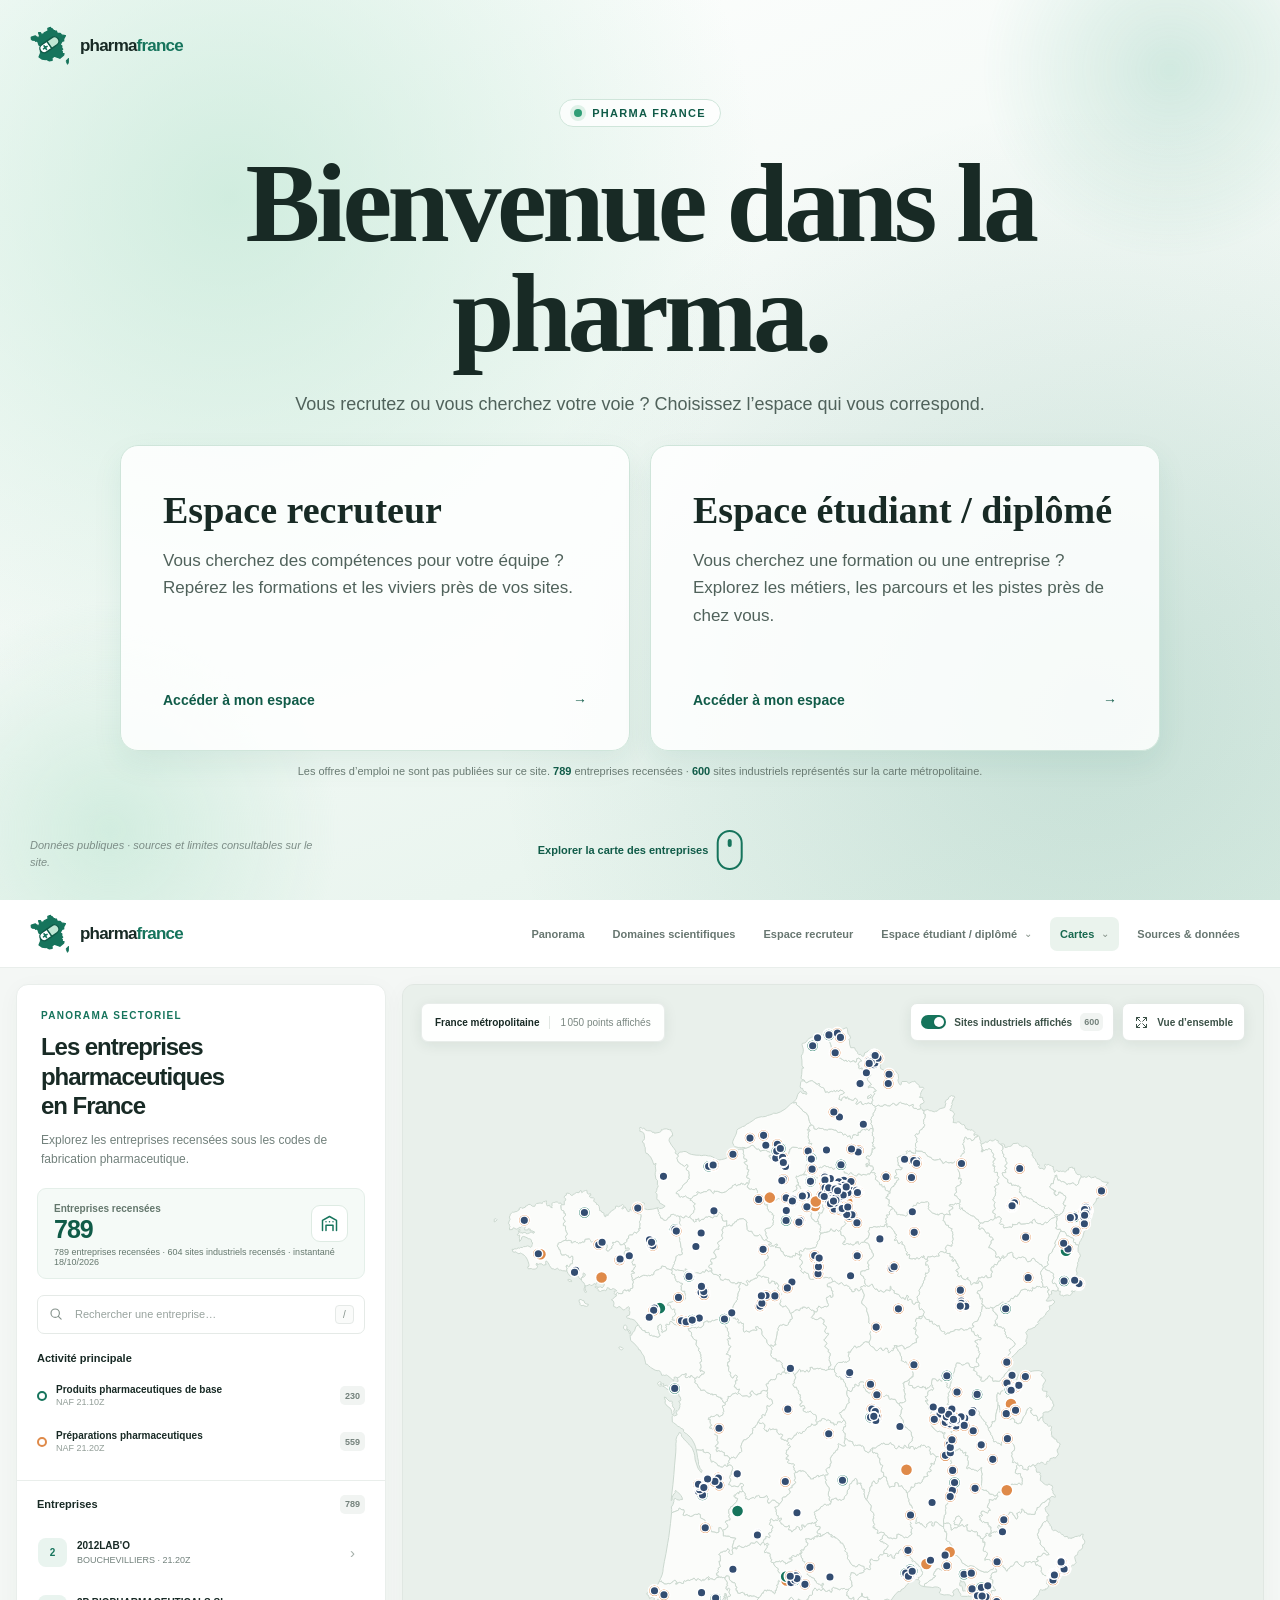
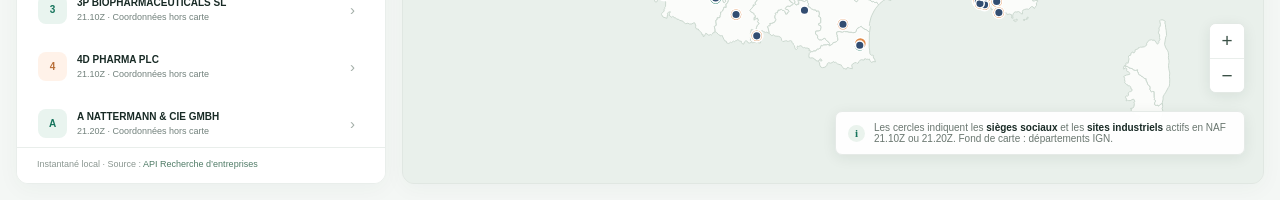
<file: index.html>
<!doctype html>
<html lang="fr">
  <head>
    <meta charset="utf-8">
    <meta name="viewport" content="width=device-width, initial-scale=1">
    <meta
      name="description"
      content="Explorez l’écosystème pharmaceutique français selon votre projet : repérez les formations, les entreprises et les sites industriels."
    >
    <meta name="theme-color" content="#f4f7f5">
    <title>Pharma France — Explorer l’écosystème</title>
    <link rel="stylesheet" href="styles.css">
    <link rel="stylesheet" href="landing.css">
    <link rel="stylesheet" href="navigation.css">
  </head>
  <body>
    <section id="accueil" class="landing" aria-labelledby="landing-title">
      <div class="landing-decor" aria-hidden="true">
        <span class="landing-blob landing-blob-a"></span>
        <span class="landing-blob landing-blob-b"></span>
      </div>

      <div class="landing-brand">
        <span class="brand-mark" aria-hidden="true">
          <svg viewBox="0 0 64 64" fill="none"><path d="M47.5 30.9 51.2 24.3 53.7 23.8 53.7 20.5 56.5 15.4 50.2 14.2 48.2 12.1 44.9 12.1 42.3 10.4 42.4 8.2 39.6 9.4 39.6 7.4 37.6 7.3 35.2 4.3 33.8 4.7 32.7 2.5 28.7 3.8 29.1 8.0 22.8 10.9 22.3 12.1 23.5 12.5 22.0 13.2 17.4 13.0 16.7 10.9 13.9 10.8 16.0 17.4 10.8 18.2 8.6 16.0 2.3 17.9 2.1 19.2 4.4 19.4 3.0 19.2 4.1 20.6 2.3 20.9 3.8 22.5 9.0 23.0 9.0 24.4 10.5 23.4 13.0 25.7 14.5 30.4 17.3 31.5 16.9 35.2 19.6 39.2 17.3 36.4 16.8 41.7 17.8 41.6 14.6 49.5 19.7 53.0 24.8 53.5 25.0 52.4 30.5 55.5 35.3 55.0 35.0 51.2 38.8 48.2 47.8 51.4 53.5 46.8 54.2 44.5 51.3 44.1 51.6 41.2 49.7 38.8 52.1 37.0 50.5 35.1 50.7 31.7 49.3 30.9 46.9 32.6Z" fill="currentColor" stroke="currentColor" stroke-width="2.4" stroke-linejoin="round"/><path d="M61.4 58.8 61.4 51.6 60.9 53.6 58.3 54.6 58.2 56.9 60.0 61.3Z" fill="currentColor" stroke="currentColor" stroke-width="1.6" stroke-linejoin="round"/><g transform="rotate(-35 31 30)" stroke="#105b48" stroke-width="2.2" stroke-linejoin="round"><path d="M21 23H31V37H21A7 7 0 0 1 21 23Z" fill="#fff"/><path d="M31 23H41A7 7 0 0 1 41 37H31Z" fill="#bfe6d3"/><path d="M23 26.5v7M19.5 30h7" stroke="#16745c" stroke-width="2.6" stroke-linecap="round"/></g></svg>
        </span>
        <span class="brand-name">pharma<span>france</span></span>
      </div>

      <div class="landing-content">
        <p class="landing-eyebrow">Pharma France</p>
        <h1 id="landing-title" class="landing-title">
          Bienvenue dans la pharma.
        </h1>
        <p class="landing-lead">
          Vous recrutez ou vous cherchez votre voie&nbsp;? Choisissez l’espace qui vous correspond.
        </p>
        <nav class="landing-pathways" aria-label="Choisir votre espace">
          <a class="landing-pathway" href="recruteur.html">
            <strong>Espace recruteur</strong>
            <span>Vous cherchez des compétences pour votre équipe&nbsp;? Repérez les formations et les viviers près de vos sites.</span>
            <span class="landing-pathway-action">Accéder à mon espace <span aria-hidden="true">→</span></span>
          </a>
          <a class="landing-pathway" href="etudiant.html">
            <strong>Espace étudiant / diplômé</strong>
            <span>Vous cherchez une formation ou une entreprise&nbsp;? Explorez les métiers, les parcours et les pistes près de chez vous.</span>
            <span class="landing-pathway-action">Accéder à mon espace <span aria-hidden="true">→</span></span>
          </a>
        </nav>
        <p class="landing-data-note">
          Les offres d’emploi ne sont pas publiées sur ce site.
          <strong id="landing-company-count">—</strong> entreprises recensées ·
          <strong id="landing-site-count">—</strong> sites industriels représentés sur la carte métropolitaine.
        </p>
      </div>

      <p class="landing-footnote">Données publiques · sources et limites consultables sur le site.</p>

      <a class="landing-scroll" href="#carte">
        <span>Explorer la carte des entreprises</span>
        <span class="landing-scroll-mouse" aria-hidden="true"><span></span></span>
      </a>
    </section>

    <div id="carte" class="app-screen">
    <header class="topbar">
      <a class="brand" href="#accueil" aria-label="Pharma France, accueil">
        <span class="brand-mark" aria-hidden="true">
          <svg viewBox="0 0 64 64" fill="none"><path d="M47.5 30.9 51.2 24.3 53.7 23.8 53.7 20.5 56.5 15.4 50.2 14.2 48.2 12.1 44.9 12.1 42.3 10.4 42.4 8.2 39.6 9.4 39.6 7.4 37.6 7.3 35.2 4.3 33.8 4.7 32.7 2.5 28.7 3.8 29.1 8.0 22.8 10.9 22.3 12.1 23.5 12.5 22.0 13.2 17.4 13.0 16.7 10.9 13.9 10.8 16.0 17.4 10.8 18.2 8.6 16.0 2.3 17.9 2.1 19.2 4.4 19.4 3.0 19.2 4.1 20.6 2.3 20.9 3.8 22.5 9.0 23.0 9.0 24.4 10.5 23.4 13.0 25.7 14.5 30.4 17.3 31.5 16.9 35.2 19.6 39.2 17.3 36.4 16.8 41.7 17.8 41.6 14.6 49.5 19.7 53.0 24.8 53.5 25.0 52.4 30.5 55.5 35.3 55.0 35.0 51.2 38.8 48.2 47.8 51.4 53.5 46.8 54.2 44.5 51.3 44.1 51.6 41.2 49.7 38.8 52.1 37.0 50.5 35.1 50.7 31.7 49.3 30.9 46.9 32.6Z" fill="currentColor" stroke="currentColor" stroke-width="2.4" stroke-linejoin="round"/><path d="M61.4 58.8 61.4 51.6 60.9 53.6 58.3 54.6 58.2 56.9 60.0 61.3Z" fill="currentColor" stroke="currentColor" stroke-width="1.6" stroke-linejoin="round"/><g transform="rotate(-35 31 30)" stroke="#105b48" stroke-width="2.2" stroke-linejoin="round"><path d="M21 23H31V37H21A7 7 0 0 1 21 23Z" fill="#fff"/><path d="M31 23H41A7 7 0 0 1 41 37H31Z" fill="#bfe6d3"/><path d="M23 26.5v7M19.5 30h7" stroke="#16745c" stroke-width="2.6" stroke-linecap="round"/></g></svg>
        </span>
        <span class="brand-name">pharma<span>france</span></span>
      </a>
      <nav class="site-navigation" aria-label="Navigation principale">
        <a href="panorama.html">Panorama</a>
        <a href="domaines-sciences-vivant.html">Domaines scientifiques</a>
        <a href="recruteur.html">Espace recruteur</a>
        <details class="nav-menu">
          <summary>Espace étudiant / diplômé <span class="nav-menu-chevron" aria-hidden="true">⌄</span></summary>
          <div class="nav-menu-panel">
            <a href="etudiant.html#entreprises">Trouver une entreprise</a>
            <a href="etudiant.html#formations">Trouver une formation</a>
          </div>
        </details>
        <details class="nav-menu nav-menu-current">
          <summary>Cartes <span class="nav-menu-chevron" aria-hidden="true">⌄</span></summary>
          <div class="nav-menu-panel">
            <a href="carte-formations.html">Carte complète</a>
            <a href="index.html" aria-current="page">Entreprises</a>
            <a href="formations.html">Formations</a>
            <a href="repartition.html">Répartition</a>
            <a href="carte-repartition.html">Carte comparative</a>
          </div>
        </details>
        <a href="dataset.html">Sources &amp; données</a>
      </nav>
    </header>

    <main class="workspace">
      <aside class="sidebar" aria-label="Explorateur des entreprises">
        <div class="sidebar-heading">
          <p class="eyebrow">Panorama sectoriel</p>
          <h1>Les entreprises<br>pharmaceutiques<br>en France</h1>
          <p class="intro">Explorez les entreprises recensées sous les codes de fabrication pharmaceutique.</p>
        </div>

        <section class="stats-card" aria-live="polite">
          <div>
            <p class="stat-label">Entreprises recensées</p>
            <strong id="total-count" class="stat-number">—</strong>
          </div>
          <span class="stat-icon" aria-hidden="true">
            <svg viewBox="0 0 24 24" fill="none">
              <path d="M4 20V8.5L12 4l8 4.5V20M8 20v-6h8v6M8 10h.01M12 10h.01M16 10h.01" stroke="currentColor" stroke-width="1.7" stroke-linecap="round" stroke-linejoin="round"/>
            </svg>
          </span>
          <p id="loaded-count" class="stats-caption">Instantané local · octobre 2026</p>
        </section>

        <label class="search-box" for="company-search">
          <svg viewBox="0 0 24 24" fill="none" aria-hidden="true">
            <circle cx="10.8" cy="10.8" r="6.3" stroke="currentColor" stroke-width="1.7"/>
            <path d="m15.5 15.5 4.2 4.2" stroke="currentColor" stroke-width="1.7" stroke-linecap="round"/>
          </svg>
          <input id="company-search" type="search" placeholder="Rechercher une entreprise…" autocomplete="off">
          <kbd>/</kbd>
        </label>

        <section class="filter-section" aria-labelledby="filter-title">
          <h2 id="filter-title">Activité principale</h2>
          <label class="filter-option">
            <input type="checkbox" value="21.10Z" checked>
            <span class="filter-swatch swatch-api" aria-hidden="true"></span>
            <span class="filter-copy">
              <strong>Produits pharmaceutiques de base</strong>
              <small>NAF 21.10Z</small>
            </span>
            <span id="count-2110" class="filter-count">230</span>
          </label>
          <label class="filter-option">
            <input type="checkbox" value="21.20Z" checked>
            <span class="filter-swatch swatch-medicines" aria-hidden="true"></span>
            <span class="filter-copy">
              <strong>Préparations pharmaceutiques</strong>
              <small>NAF 21.20Z</small>
            </span>
            <span id="count-2120" class="filter-count">559</span>
          </label>
        </section>

        <section class="company-section" aria-labelledby="company-title">
          <div class="section-title-row">
            <h2 id="company-title">Entreprises</h2>
            <span id="visible-count" class="result-count">—</span>
          </div>
          <div id="company-list" class="company-list" aria-live="polite">
            <div class="list-state">Données disponibles hors ligne.</div>
          </div>
        </section>

        <div class="sidebar-footer">
          <p id="source-status" class="source-status">
            Instantané local · Source : <a href="https://recherche-entreprises.api.gouv.fr/" target="_blank" rel="noreferrer">API Recherche d’entreprises</a>
          </p>
        </div>
      </aside>

      <section class="map-panel" aria-label="Carte des entreprises pharmaceutiques">
        <svg id="map" viewBox="0 0 900 930" role="application" aria-label="Carte interactive de France avec sièges sociaux et sites industriels">
          <image href="data/france-metropolitaine.svg" width="900" height="930" aria-hidden="true"/>
          <g id="map-markers"></g>
        </svg>
        <div id="map-popup" class="static-map-popup" role="dialog" aria-label="Détail du point cartographique" hidden>
          <button class="static-map-popup-close" type="button" aria-label="Fermer">×</button>
          <div class="static-map-popup-content"></div>
        </div>
        <div class="map-heading">
          <span class="map-heading-label">France métropolitaine</span>
          <span class="map-heading-divider" aria-hidden="true"></span>
          <span id="map-result-count">1 050 points affichés</span>
        </div>
        <div class="map-controls">
          <label class="site-toggle">
            <input id="show-sites" type="checkbox" checked>
            <span class="site-toggle-track" aria-hidden="true"></span>
            <span class="site-toggle-copy">Sites industriels affichés</span>
            <span id="site-count" class="site-toggle-count">—</span>
          </label>
          <button id="zoom-france" class="map-control map-control-wide" type="button" aria-label="Recentrer sur la France">
            <svg viewBox="0 0 24 24" fill="none" aria-hidden="true">
              <path d="M4 9V4h5M15 4h5v5M20 15v5h-5M9 20H4v-5M4 4l6 6m10-6-6 6m6 10-6-6m-10 6 6-6" stroke="currentColor" stroke-width="1.6" stroke-linecap="round" stroke-linejoin="round"/>
            </svg>
            Vue d’ensemble
          </button>
        </div>
        <div class="map-zoom-controls" aria-label="Zoom de la carte">
          <button id="zoom-in" type="button" aria-label="Zoom avant">+</button>
          <button id="zoom-out" type="button" aria-label="Zoom arrière">−</button>
        </div>
        <div class="map-note">
          <span class="note-icon" aria-hidden="true">i</span>
          <span>Les cercles indiquent les <strong>sièges sociaux</strong> et les <strong>sites industriels</strong> actifs en NAF 21.10Z ou 21.20Z. Fond de carte : départements IGN.</span>
        </div>
        <div id="map-error" class="map-error" role="alert" hidden></div>
      </section>
    </main>
    </div>

    <div class="sweep" aria-hidden="true">
      <span class="sweep-mark">
        <svg viewBox="0 0 64 64" fill="none"><path d="M47.5 30.9 51.2 24.3 53.7 23.8 53.7 20.5 56.5 15.4 50.2 14.2 48.2 12.1 44.9 12.1 42.3 10.4 42.4 8.2 39.6 9.4 39.6 7.4 37.6 7.3 35.2 4.3 33.8 4.7 32.7 2.5 28.7 3.8 29.1 8.0 22.8 10.9 22.3 12.1 23.5 12.5 22.0 13.2 17.4 13.0 16.7 10.9 13.9 10.8 16.0 17.4 10.8 18.2 8.6 16.0 2.3 17.9 2.1 19.2 4.4 19.4 3.0 19.2 4.1 20.6 2.3 20.9 3.8 22.5 9.0 23.0 9.0 24.4 10.5 23.4 13.0 25.7 14.5 30.4 17.3 31.5 16.9 35.2 19.6 39.2 17.3 36.4 16.8 41.7 17.8 41.6 14.6 49.5 19.7 53.0 24.8 53.5 25.0 52.4 30.5 55.5 35.3 55.0 35.0 51.2 38.8 48.2 47.8 51.4 53.5 46.8 54.2 44.5 51.3 44.1 51.6 41.2 49.7 38.8 52.1 37.0 50.5 35.1 50.7 31.7 49.3 30.9 46.9 32.6Z" fill="currentColor" stroke="currentColor" stroke-width="2.4" stroke-linejoin="round"/><path d="M61.4 58.8 61.4 51.6 60.9 53.6 58.3 54.6 58.2 56.9 60.0 61.3Z" fill="currentColor" stroke="currentColor" stroke-width="1.6" stroke-linejoin="round"/><g transform="rotate(-35 31 30)" stroke="#105b48" stroke-width="2.2" stroke-linejoin="round"><path d="M21 23H31V37H21A7 7 0 0 1 21 23Z" fill="#fff"/><path d="M31 23H41A7 7 0 0 1 41 37H31Z" fill="#bfe6d3"/><path d="M23 26.5v7M19.5 30h7" stroke="#16745c" stroke-width="2.6" stroke-linecap="round"/></g></svg>
      </span>
    </div>

    <script src="data/pharma-static-data.js" defer></script>
    <script src="static-map.js" defer></script>
    <script src="app.js" defer></script>
    <script src="landing.js" defer></script>
  </body>
</html>
</file>
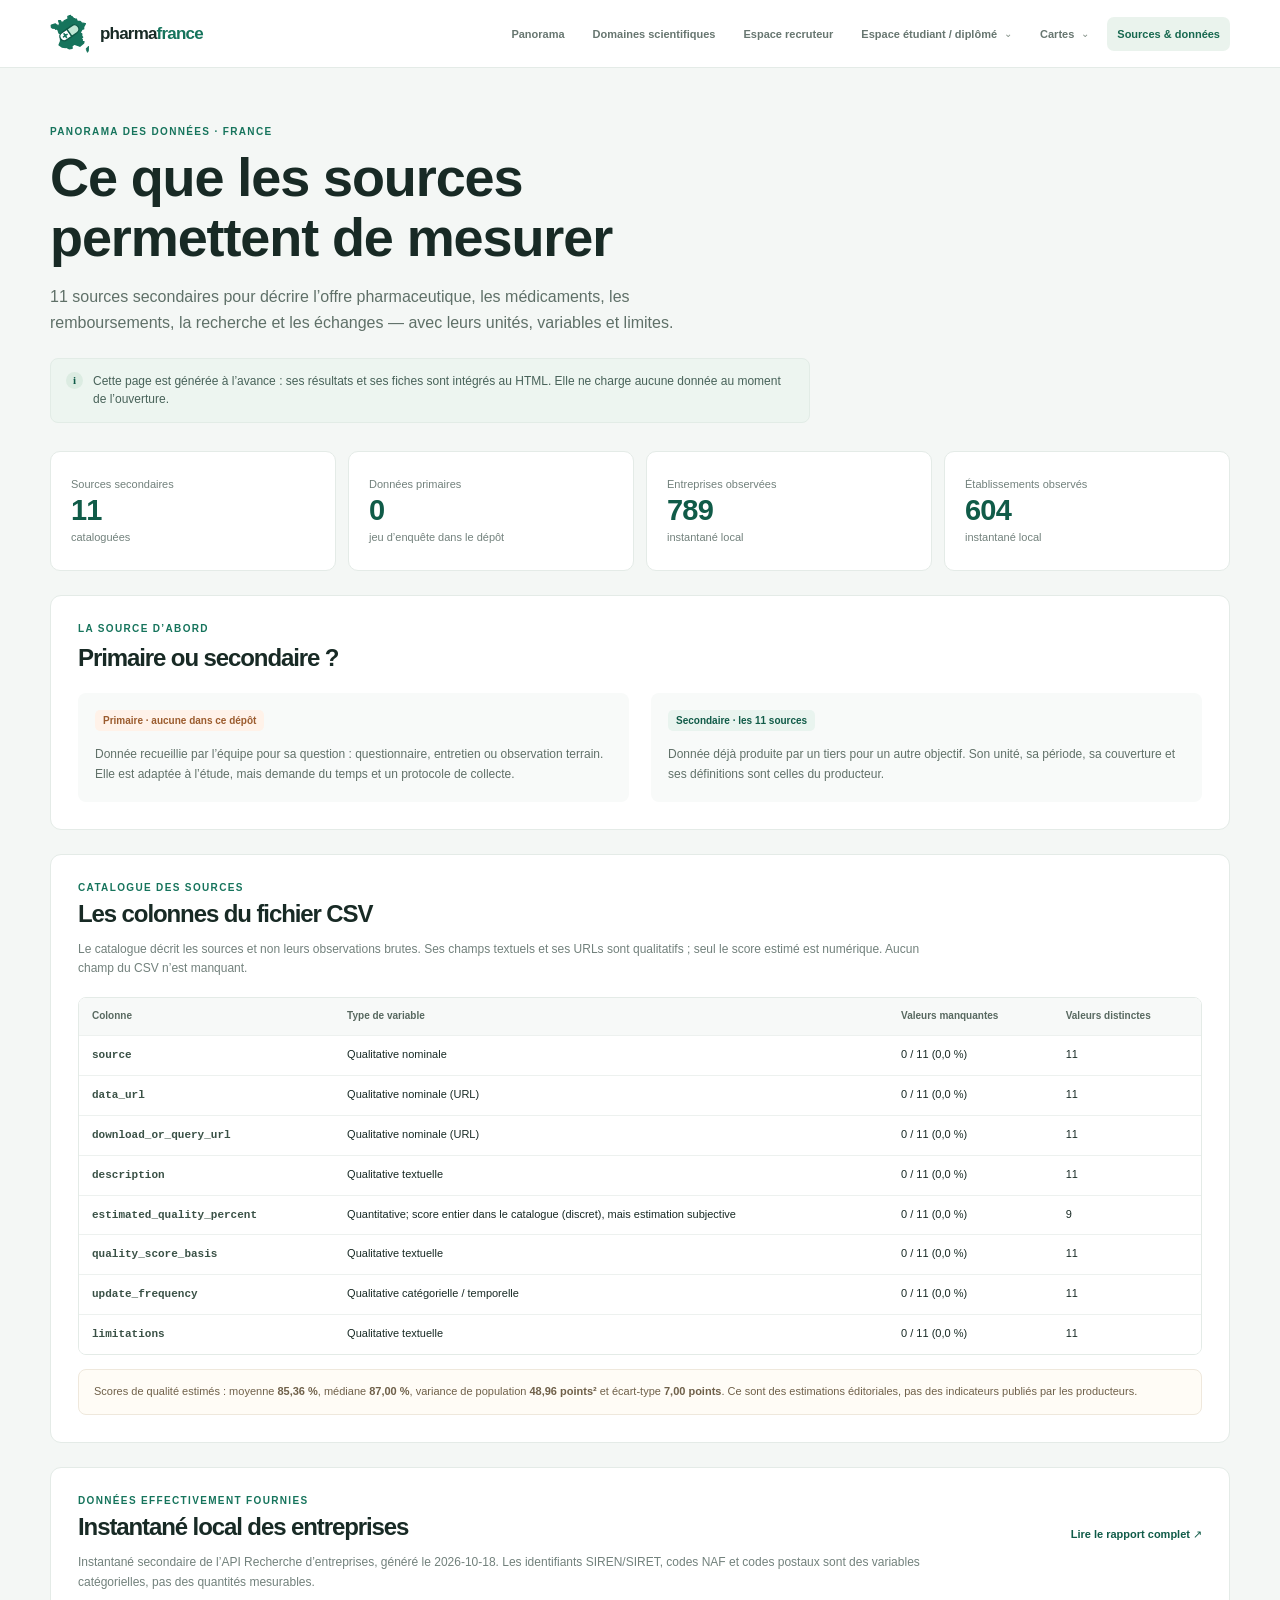
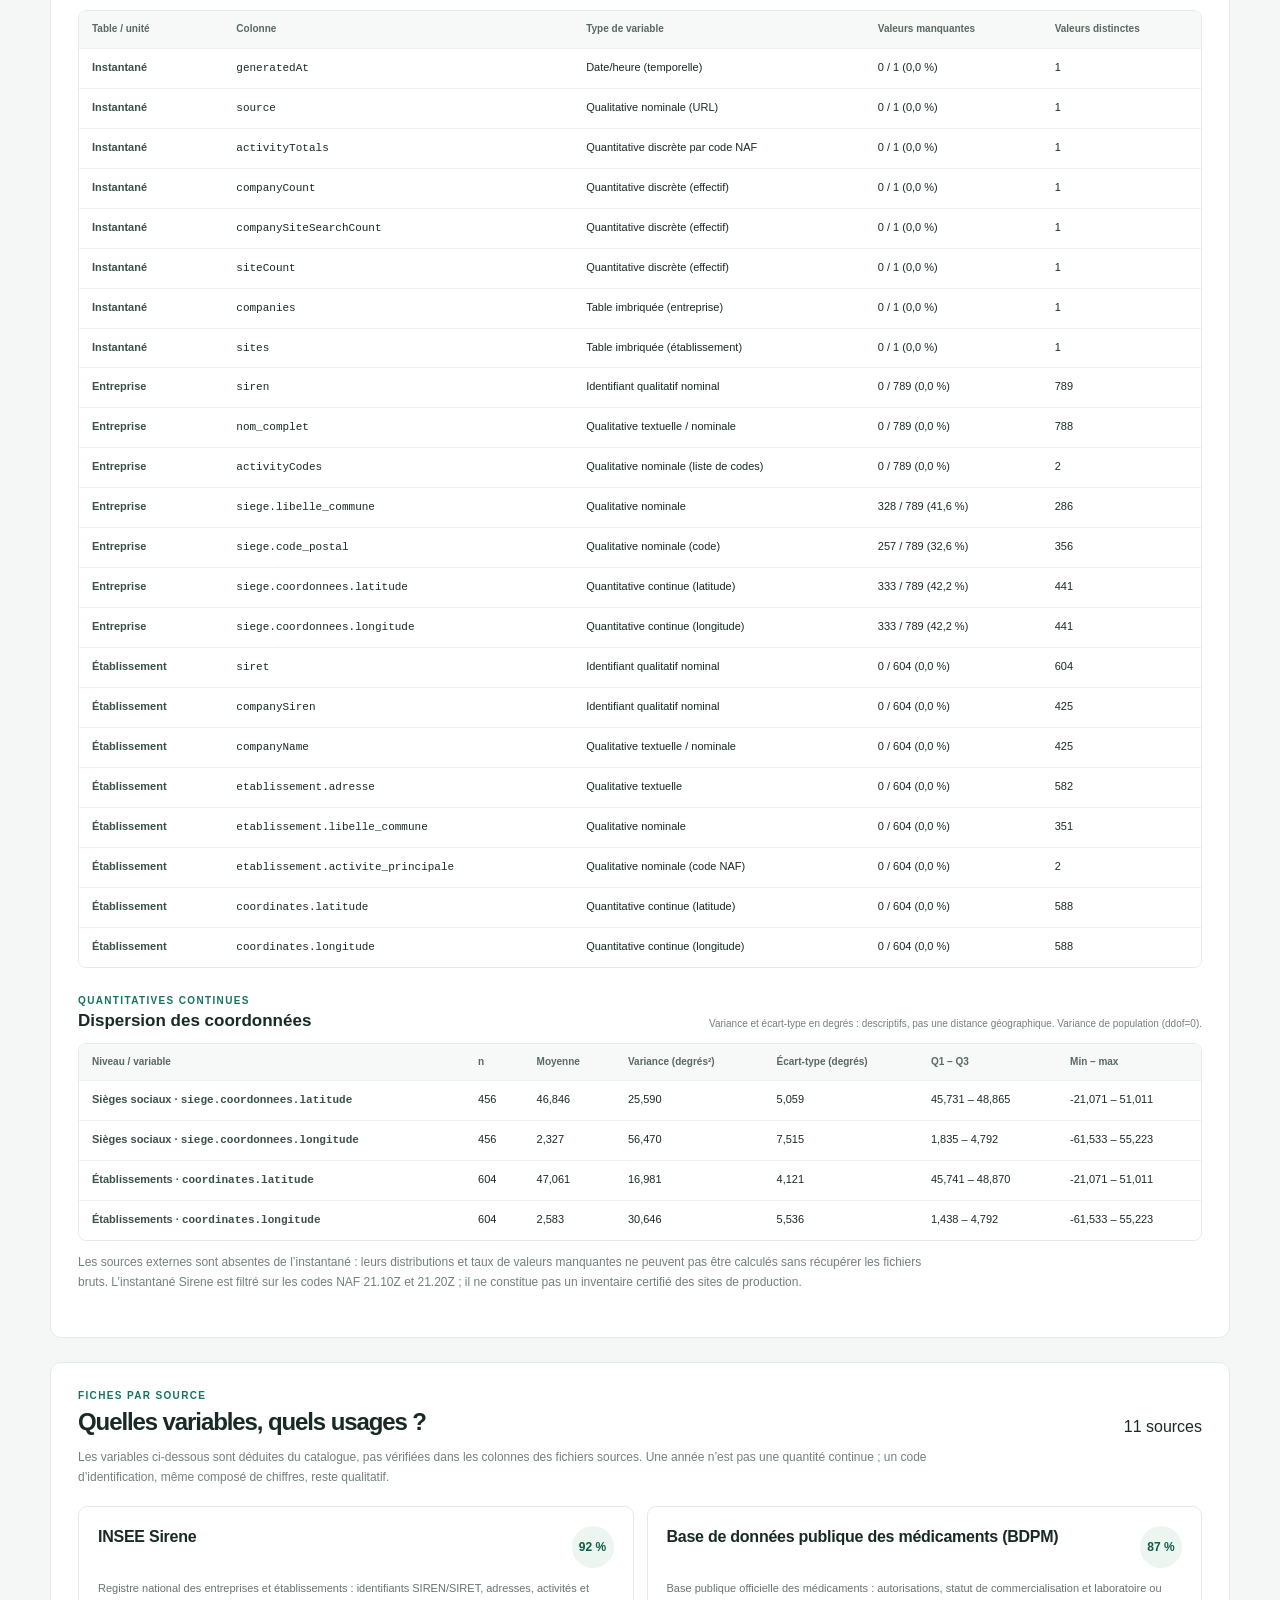
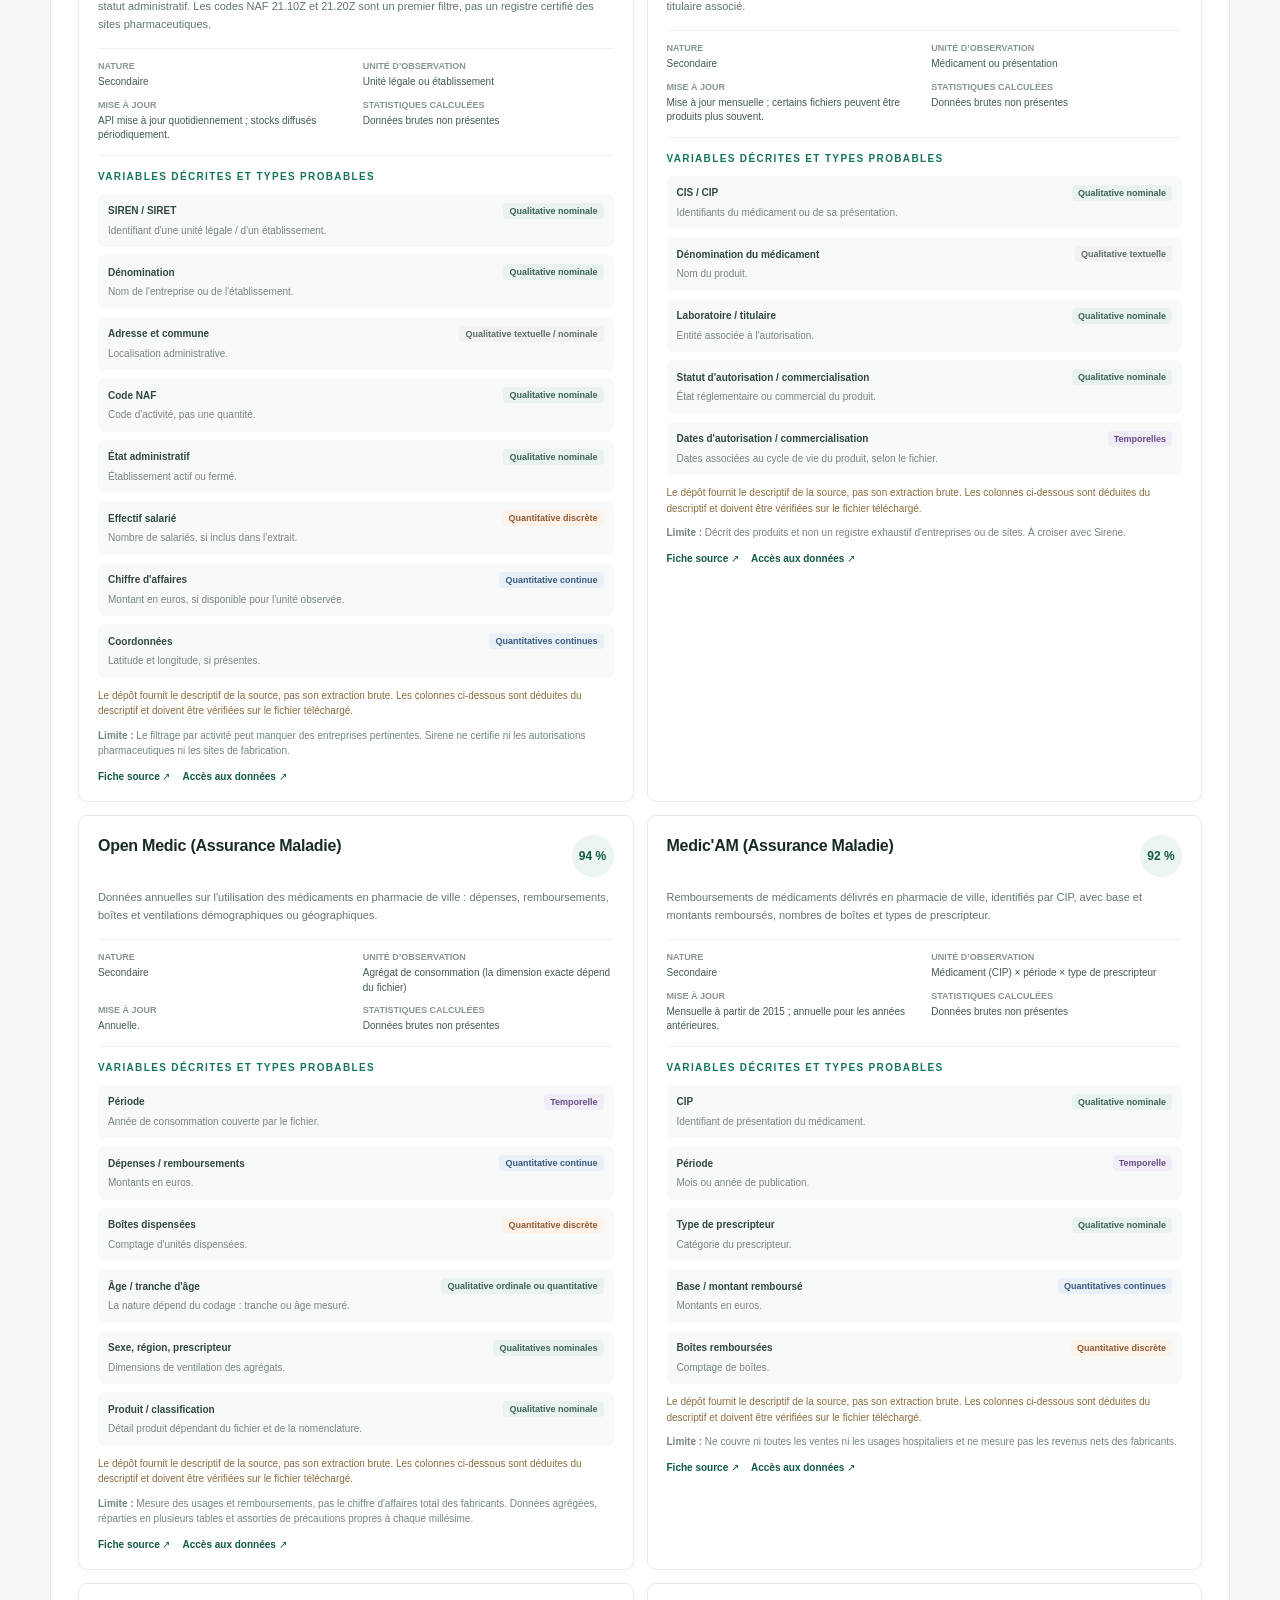
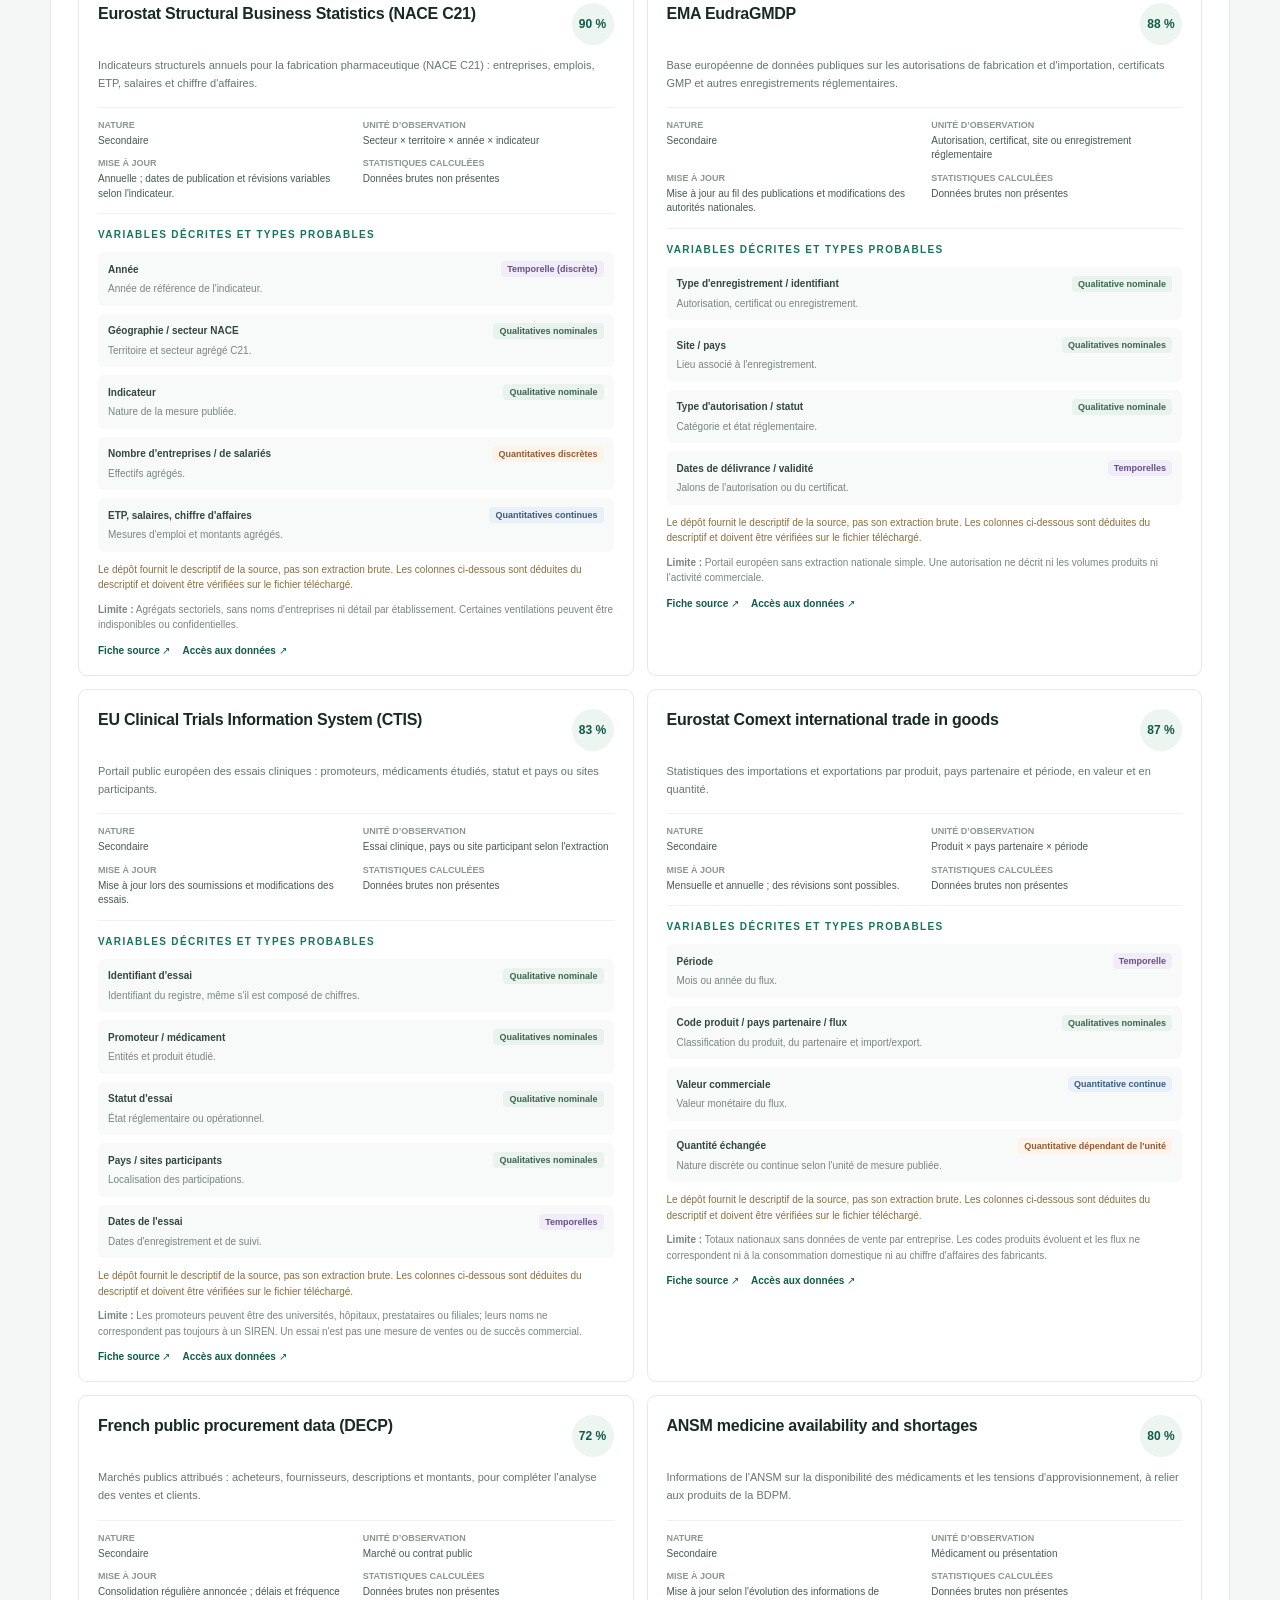
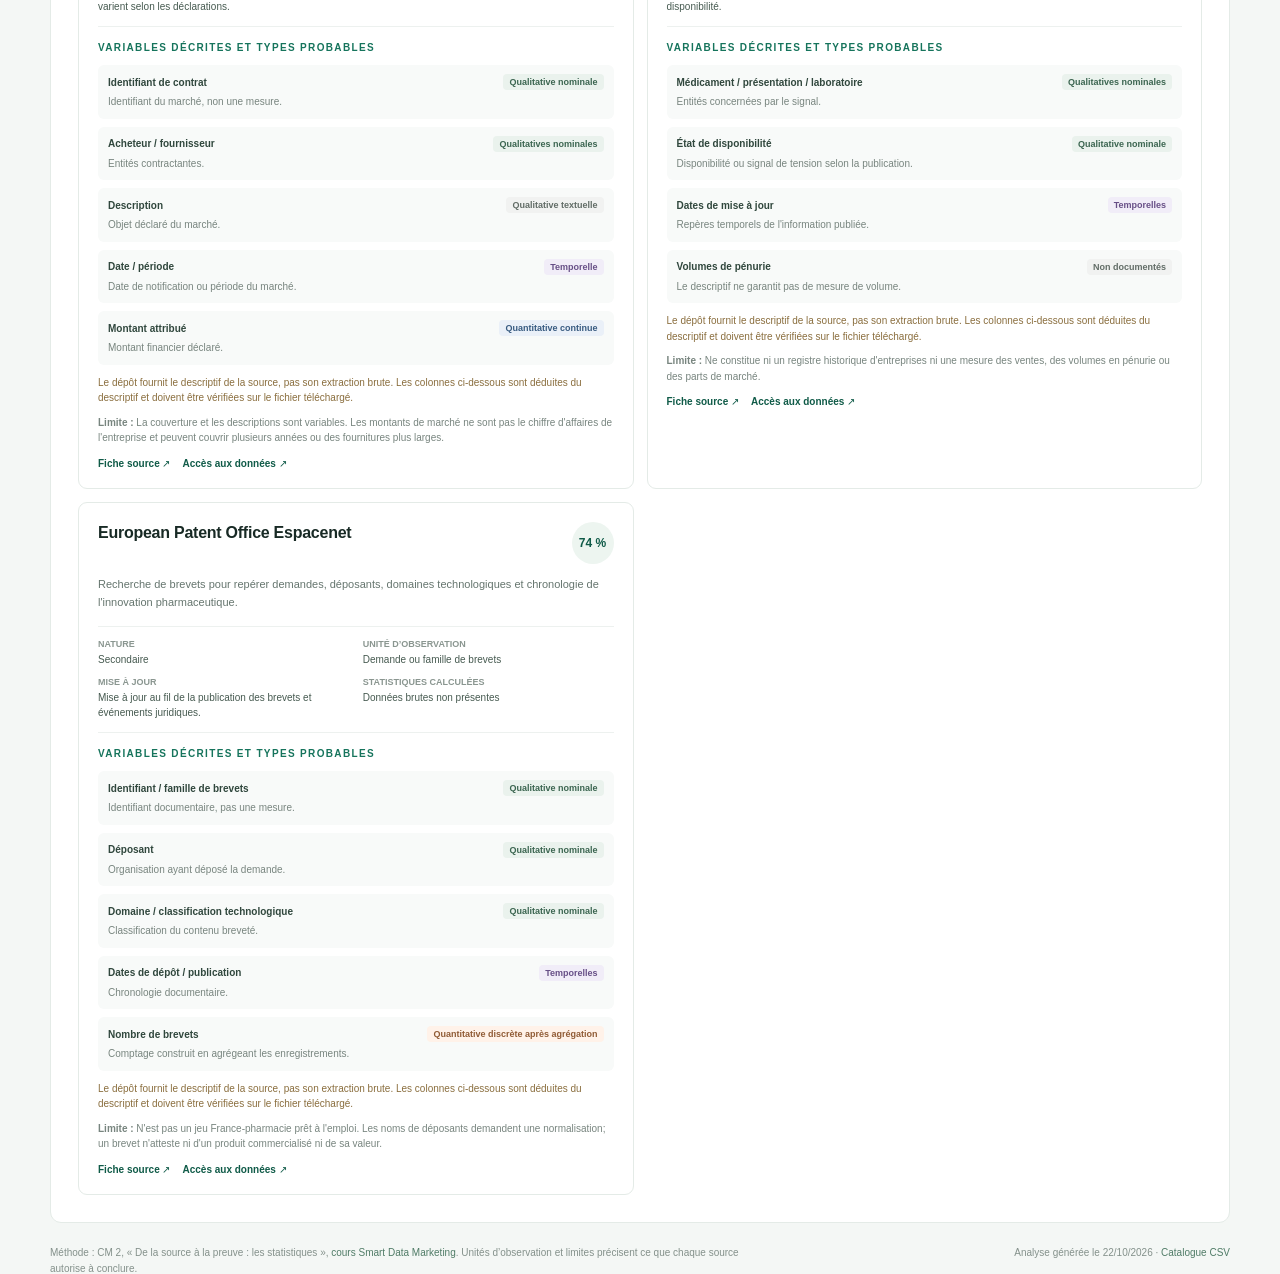
<file: dataset.html>
<!doctype html>
<html lang="fr">
  <head>
    <meta charset="utf-8">
    <meta name="viewport" content="width=device-width, initial-scale=1">
    <meta name="description" content="Analyse statique des sources de données pharmaceutiques : provenance, types de variables et statistiques descriptives.">
    <meta name="theme-color" content="#f4f7f5">
    <title>Sources et données — Pharma France</title>
    <link rel="stylesheet" href="dataset.css">
    <link rel="stylesheet" href="navigation.css">
  </head>
  <body>
    <header class="topbar">
      <a class="brand" href="index.html" aria-label="Pharma France, retour à la carte">
        <span class="brand-mark" aria-hidden="true"><svg viewBox="0 0 64 64" fill="none"><path d="M47.5 30.9 51.2 24.3 53.7 23.8 53.7 20.5 56.5 15.4 50.2 14.2 48.2 12.1 44.9 12.1 42.3 10.4 42.4 8.2 39.6 9.4 39.6 7.4 37.6 7.3 35.2 4.3 33.8 4.7 32.7 2.5 28.7 3.8 29.1 8.0 22.8 10.9 22.3 12.1 23.5 12.5 22.0 13.2 17.4 13.0 16.7 10.9 13.9 10.8 16.0 17.4 10.8 18.2 8.6 16.0 2.3 17.9 2.1 19.2 4.4 19.4 3.0 19.2 4.1 20.6 2.3 20.9 3.8 22.5 9.0 23.0 9.0 24.4 10.5 23.4 13.0 25.7 14.5 30.4 17.3 31.5 16.9 35.2 19.6 39.2 17.3 36.4 16.8 41.7 17.8 41.6 14.6 49.5 19.7 53.0 24.8 53.5 25.0 52.4 30.5 55.5 35.3 55.0 35.0 51.2 38.8 48.2 47.8 51.4 53.5 46.8 54.2 44.5 51.3 44.1 51.6 41.2 49.7 38.8 52.1 37.0 50.5 35.1 50.7 31.7 49.3 30.9 46.9 32.6Z" fill="currentColor" stroke="currentColor" stroke-width="2.4" stroke-linejoin="round"/><path d="M61.4 58.8 61.4 51.6 60.9 53.6 58.3 54.6 58.2 56.9 60.0 61.3Z" fill="currentColor" stroke="currentColor" stroke-width="1.6" stroke-linejoin="round"/><g transform="rotate(-35 31 30)" stroke="#105b48" stroke-width="2.2" stroke-linejoin="round"><path d="M21 23H31V37H21A7 7 0 0 1 21 23Z" fill="#fff"/><path d="M31 23H41A7 7 0 0 1 41 37H31Z" fill="#bfe6d3"/><path d="M23 26.5v7M19.5 30h7" stroke="#16745c" stroke-width="2.6" stroke-linecap="round"/></g></svg></span>
        <span class="brand-name">pharma<span>france</span></span>
      </a>
      <nav class="site-navigation" aria-label="Navigation principale">
        <a href="panorama.html">Panorama</a>
        <a href="domaines-sciences-vivant.html">Domaines scientifiques</a>
        <a href="recruteur.html">Espace recruteur</a>
        <details class="nav-menu">
          <summary>Espace étudiant / diplômé <span class="nav-menu-chevron" aria-hidden="true">⌄</span></summary>
          <div class="nav-menu-panel">
            <a href="etudiant.html#entreprises">Trouver une entreprise</a>
            <a href="etudiant.html#formations">Trouver une formation</a>
          </div>
        </details>
        <details class="nav-menu">
          <summary>Cartes <span class="nav-menu-chevron" aria-hidden="true">⌄</span></summary>
          <div class="nav-menu-panel">
            <a href="carte-formations.html">Carte complète</a>
            <a href="index.html">Entreprises</a>
            <a href="formations.html">Formations</a>
            <a href="repartition.html">Répartition</a>
            <a href="carte-repartition.html">Carte comparative</a>
          </div>
        </details>
        <a href="dataset.html" aria-current="page">Sources &amp; données</a>
      </nav>
    </header>
    <main class="page-shell">
      <section class="hero" aria-labelledby="page-title">
        <p class="eyebrow">Panorama des données · France</p>
        <h1 id="page-title">Ce que les sources<br>permettent de mesurer</h1>
        <p class="hero-copy">11 sources secondaires pour décrire l’offre pharmaceutique, les médicaments, les remboursements, la recherche et les échanges — avec leurs unités, variables et limites.</p>
        <p class="hero-note"><span class="note-mark" aria-hidden="true">i</span>Cette page est générée à l’avance : ses résultats et ses fiches sont intégrés au HTML. Elle ne charge aucune donnée au moment de l’ouverture.</p>
      </section>
      <section class="summary-grid" aria-label="Chiffres clés">
        <div class="summary-card"><span class="summary-label">Sources secondaires</span><strong>11</strong><span class="summary-detail">cataloguées</span></div>
        <div class="summary-card"><span class="summary-label">Données primaires</span><strong>0</strong><span class="summary-detail">jeu d’enquête dans le dépôt</span></div>
        <div class="summary-card"><span class="summary-label">Entreprises observées</span><strong>789</strong><span class="summary-detail">instantané local</span></div>
        <div class="summary-card"><span class="summary-label">Établissements observés</span><strong>604</strong><span class="summary-detail">instantané local</span></div>
      </section>
      <section class="method-card" aria-labelledby="method-title">
        <div class="method-heading"><p class="eyebrow">La source d’abord</p><h2 id="method-title">Primaire ou secondaire ?</h2></div>
        <div class="method-columns">
          <article><span class="method-tag tag-primary">Primaire · aucune dans ce dépôt</span><p>Donnée recueillie par l’équipe pour sa question : questionnaire, entretien ou observation terrain. Elle est adaptée à l’étude, mais demande du temps et un protocole de collecte.</p></article>
          <article><span class="method-tag tag-secondary">Secondaire · les 11 sources</span><p>Donnée déjà produite par un tiers pour un autre objectif. Son unité, sa période, sa couverture et ses définitions sont celles du producteur.</p></article>
        </div>
      </section>
      <section class="snapshot-section" aria-labelledby="catalog-title">
        <div class="section-heading"><div><p class="eyebrow">Catalogue des sources</p><h2 id="catalog-title">Les colonnes du fichier CSV</h2></div></div>
        <p class="section-intro">Le catalogue décrit les sources et non leurs observations brutes. Ses champs textuels et ses URLs sont qualitatifs ; seul le score estimé est numérique. Aucun champ du CSV n’est manquant.</p>
        <div class="table-wrap"><table><caption class="visually-hidden">Profil des colonnes du catalogue CSV</caption>
          <thead><tr><th scope="col">Colonne</th><th scope="col">Type de variable</th><th scope="col">Valeurs manquantes</th><th scope="col">Valeurs distinctes</th></tr></thead>
          <tbody><tr><td><code>source</code></td><td>Qualitative nominale</td><td>0 / 11 (0,0 %)</td><td>11</td></tr><tr><td><code>data_url</code></td><td>Qualitative nominale (URL)</td><td>0 / 11 (0,0 %)</td><td>11</td></tr><tr><td><code>download_or_query_url</code></td><td>Qualitative nominale (URL)</td><td>0 / 11 (0,0 %)</td><td>11</td></tr><tr><td><code>description</code></td><td>Qualitative textuelle</td><td>0 / 11 (0,0 %)</td><td>11</td></tr><tr><td><code>estimated_quality_percent</code></td><td>Quantitative; score entier dans le catalogue (discret), mais estimation subjective</td><td>0 / 11 (0,0 %)</td><td>9</td></tr><tr><td><code>quality_score_basis</code></td><td>Qualitative textuelle</td><td>0 / 11 (0,0 %)</td><td>11</td></tr><tr><td><code>update_frequency</code></td><td>Qualitative catégorielle / temporelle</td><td>0 / 11 (0,0 %)</td><td>11</td></tr><tr><td><code>limitations</code></td><td>Qualitative textuelle</td><td>0 / 11 (0,0 %)</td><td>11</td></tr></tbody>
        </table></div>
        <aside class="catalog-score">Scores de qualité estimés : moyenne <strong>85,36 %</strong>, médiane <strong>87,00 %</strong>, variance de population <strong>48,96 points²</strong> et écart-type <strong>7,00 points</strong>. Ce sont des estimations éditoriales, pas des indicateurs publiés par les producteurs.</aside>
      </section>
      <section class="snapshot-section" aria-labelledby="snapshot-title">
        <div class="section-heading"><div><p class="eyebrow">Données effectivement fournies</p><h2 id="snapshot-title">Instantané local des entreprises</h2></div><a class="text-link" href="data/pharmaceutical_data_sources_analysis.md">Lire le rapport complet ↗</a></div>
        <p class="section-intro">Instantané secondaire de l’API Recherche d’entreprises, généré le 2026-10-18. Les identifiants SIREN/SIRET, codes NAF et codes postaux sont des variables catégorielles, pas des quantités mesurables.</p>
        <div class="table-wrap"><table><caption class="visually-hidden">Colonnes du JSON local et taux de valeurs manquantes</caption>
          <thead><tr><th scope="col">Table / unité</th><th scope="col">Colonne</th><th scope="col">Type de variable</th><th scope="col">Valeurs manquantes</th><th scope="col">Valeurs distinctes</th></tr></thead>
          <tbody><tr><td>Instantané</td><td><code>generatedAt</code></td><td>Date/heure (temporelle)</td><td>0 / 1 (0,0 %)</td><td>1</td></tr><tr><td>Instantané</td><td><code>source</code></td><td>Qualitative nominale (URL)</td><td>0 / 1 (0,0 %)</td><td>1</td></tr><tr><td>Instantané</td><td><code>activityTotals</code></td><td>Quantitative discrète par code NAF</td><td>0 / 1 (0,0 %)</td><td>1</td></tr><tr><td>Instantané</td><td><code>companyCount</code></td><td>Quantitative discrète (effectif)</td><td>0 / 1 (0,0 %)</td><td>1</td></tr><tr><td>Instantané</td><td><code>companySiteSearchCount</code></td><td>Quantitative discrète (effectif)</td><td>0 / 1 (0,0 %)</td><td>1</td></tr><tr><td>Instantané</td><td><code>siteCount</code></td><td>Quantitative discrète (effectif)</td><td>0 / 1 (0,0 %)</td><td>1</td></tr><tr><td>Instantané</td><td><code>companies</code></td><td>Table imbriquée (entreprise)</td><td>0 / 1 (0,0 %)</td><td>1</td></tr><tr><td>Instantané</td><td><code>sites</code></td><td>Table imbriquée (établissement)</td><td>0 / 1 (0,0 %)</td><td>1</td></tr><tr><td>Entreprise</td><td><code>siren</code></td><td>Identifiant qualitatif nominal</td><td>0 / 789 (0,0 %)</td><td>789</td></tr><tr><td>Entreprise</td><td><code>nom_complet</code></td><td>Qualitative textuelle / nominale</td><td>0 / 789 (0,0 %)</td><td>788</td></tr><tr><td>Entreprise</td><td><code>activityCodes</code></td><td>Qualitative nominale (liste de codes)</td><td>0 / 789 (0,0 %)</td><td>2</td></tr><tr><td>Entreprise</td><td><code>siege.libelle_commune</code></td><td>Qualitative nominale</td><td>328 / 789 (41,6 %)</td><td>286</td></tr><tr><td>Entreprise</td><td><code>siege.code_postal</code></td><td>Qualitative nominale (code)</td><td>257 / 789 (32,6 %)</td><td>356</td></tr><tr><td>Entreprise</td><td><code>siege.coordonnees.latitude</code></td><td>Quantitative continue (latitude)</td><td>333 / 789 (42,2 %)</td><td>441</td></tr><tr><td>Entreprise</td><td><code>siege.coordonnees.longitude</code></td><td>Quantitative continue (longitude)</td><td>333 / 789 (42,2 %)</td><td>441</td></tr><tr><td>Établissement</td><td><code>siret</code></td><td>Identifiant qualitatif nominal</td><td>0 / 604 (0,0 %)</td><td>604</td></tr><tr><td>Établissement</td><td><code>companySiren</code></td><td>Identifiant qualitatif nominal</td><td>0 / 604 (0,0 %)</td><td>425</td></tr><tr><td>Établissement</td><td><code>companyName</code></td><td>Qualitative textuelle / nominale</td><td>0 / 604 (0,0 %)</td><td>425</td></tr><tr><td>Établissement</td><td><code>etablissement.adresse</code></td><td>Qualitative textuelle</td><td>0 / 604 (0,0 %)</td><td>582</td></tr><tr><td>Établissement</td><td><code>etablissement.libelle_commune</code></td><td>Qualitative nominale</td><td>0 / 604 (0,0 %)</td><td>351</td></tr><tr><td>Établissement</td><td><code>etablissement.activite_principale</code></td><td>Qualitative nominale (code NAF)</td><td>0 / 604 (0,0 %)</td><td>2</td></tr><tr><td>Établissement</td><td><code>coordinates.latitude</code></td><td>Quantitative continue (latitude)</td><td>0 / 604 (0,0 %)</td><td>588</td></tr><tr><td>Établissement</td><td><code>coordinates.longitude</code></td><td>Quantitative continue (longitude)</td><td>0 / 604 (0,0 %)</td><td>588</td></tr></tbody>
        </table></div>
        <div class="stats-block"><div><p class="eyebrow">Quantitatives continues</p><h3>Dispersion des coordonnées</h3></div><p class="table-note">Variance et écart-type en degrés : descriptifs, pas une distance géographique. Variance de population (ddof=0).</p></div>
        <div class="table-wrap"><table><caption class="visually-hidden">Statistiques des coordonnées des sièges et des établissements</caption>
          <thead><tr><th scope="col">Niveau / variable</th><th scope="col">n</th><th scope="col">Moyenne</th><th scope="col">Variance (degrés²)</th><th scope="col">Écart-type (degrés)</th><th scope="col">Q1 – Q3</th><th scope="col">Min – max</th></tr></thead>
          <tbody><tr><td>Sièges sociaux · <code>siege.coordonnees.latitude</code></td><td>456</td><td>46,846</td><td>25,590</td><td>5,059</td><td>45,731 – 48,865</td><td>-21,071 – 51,011</td></tr><tr><td>Sièges sociaux · <code>siege.coordonnees.longitude</code></td><td>456</td><td>2,327</td><td>56,470</td><td>7,515</td><td>1,835 – 4,792</td><td>-61,533 – 55,223</td></tr><tr><td>Établissements · <code>coordinates.latitude</code></td><td>604</td><td>47,061</td><td>16,981</td><td>4,121</td><td>45,741 – 48,870</td><td>-21,071 – 51,011</td></tr><tr><td>Établissements · <code>coordinates.longitude</code></td><td>604</td><td>2,583</td><td>30,646</td><td>5,536</td><td>1,438 – 4,792</td><td>-61,533 – 55,223</td></tr></tbody>
        </table></div>
        <p class="section-intro">Les sources externes sont absentes de l’instantané : leurs distributions et taux de valeurs manquantes ne peuvent pas être calculés sans récupérer les fichiers bruts. L’instantané Sirene est filtré sur les codes NAF 21.10Z et 21.20Z ; il ne constitue pas un inventaire certifié des sites de production.</p>
      </section>
      <section class="sources-section" aria-labelledby="sources-title">
        <div class="section-heading"><div><p class="eyebrow">Fiches par source</p><h2 id="sources-title">Quelles variables, quels usages ?</h2></div><span class="source-total">11 sources</span></div>
        <p class="section-intro">Les variables ci-dessous sont déduites du catalogue, pas vérifiées dans les colonnes des fichiers sources. Une année n’est pas une quantité continue ; un code d’identification, même composé de chiffres, reste qualitatif.</p>
        <div class="source-grid"><article class="source-card"><header class="source-card-header"><h3>INSEE Sirene</h3><span class="source-score" title="Estimation éditoriale du catalogue, non fournie par le producteur">92 %</span></header><p class="source-description">Registre national des entreprises et établissements : identifiants SIREN/SIRET, adresses, activités et statut administratif. Les codes NAF 21.10Z et 21.20Z sont un premier filtre, pas un registre certifié des sites pharmaceutiques.</p><dl class="source-meta"><div><dt>Nature</dt><dd>Secondaire</dd></div><div><dt>Unité d’observation</dt><dd>Unité légale ou établissement</dd></div><div><dt>Mise à jour</dt><dd>API mise à jour quotidiennement ; stocks diffusés périodiquement.</dd></div><div><dt>Statistiques calculées</dt><dd>Données brutes non présentes</dd></div></dl><h4 class="eyebrow">Variables décrites et types probables</h4><ul class="variable-list"><li class="variable-item"><div class="variable-heading"><span class="variable-name">SIREN / SIRET</span><span class="type-badge" data-category="qualitative">Qualitative nominale</span></div><p class="variable-description">Identifiant d&#x27;une unité légale / d&#x27;un établissement.</p></li><li class="variable-item"><div class="variable-heading"><span class="variable-name">Dénomination</span><span class="type-badge" data-category="qualitative">Qualitative nominale</span></div><p class="variable-description">Nom de l&#x27;entreprise ou de l&#x27;établissement.</p></li><li class="variable-item"><div class="variable-heading"><span class="variable-name">Adresse et commune</span><span class="type-badge" data-category="text">Qualitative textuelle / nominale</span></div><p class="variable-description">Localisation administrative.</p></li><li class="variable-item"><div class="variable-heading"><span class="variable-name">Code NAF</span><span class="type-badge" data-category="qualitative">Qualitative nominale</span></div><p class="variable-description">Code d&#x27;activité, pas une quantité.</p></li><li class="variable-item"><div class="variable-heading"><span class="variable-name">État administratif</span><span class="type-badge" data-category="qualitative">Qualitative nominale</span></div><p class="variable-description">Établissement actif ou fermé.</p></li><li class="variable-item"><div class="variable-heading"><span class="variable-name">Effectif salarié</span><span class="type-badge" data-category="discrete">Quantitative discrète</span></div><p class="variable-description">Nombre de salariés, si inclus dans l&#x27;extrait.</p></li><li class="variable-item"><div class="variable-heading"><span class="variable-name">Chiffre d&#x27;affaires</span><span class="type-badge" data-category="continuous">Quantitative continue</span></div><p class="variable-description">Montant en euros, si disponible pour l&#x27;unité observée.</p></li><li class="variable-item"><div class="variable-heading"><span class="variable-name">Coordonnées</span><span class="type-badge" data-category="continuous">Quantitatives continues</span></div><p class="variable-description">Latitude et longitude, si présentes.</p></li></ul><p class="schema-note">Le dépôt fournit le descriptif de la source, pas son extraction brute. Les colonnes ci-dessous sont déduites du descriptif et doivent être vérifiées sur le fichier téléchargé.</p><p class="limitation-note"><strong>Limite :</strong> Le filtrage par activité peut manquer des entreprises pertinentes. Sirene ne certifie ni les autorisations pharmaceutiques ni les sites de fabrication.</p><div class="source-links"><a href="https://www.insee.fr/fr/information/3591226" target="_blank" rel="noreferrer">Fiche source ↗</a><a href="https://annuaire-entreprises.data.gouv.fr/export-sirene" target="_blank" rel="noreferrer">Accès aux données ↗</a></div></article><article class="source-card"><header class="source-card-header"><h3>Base de données publique des médicaments (BDPM)</h3><span class="source-score" title="Estimation éditoriale du catalogue, non fournie par le producteur">87 %</span></header><p class="source-description">Base publique officielle des médicaments : autorisations, statut de commercialisation et laboratoire ou titulaire associé.</p><dl class="source-meta"><div><dt>Nature</dt><dd>Secondaire</dd></div><div><dt>Unité d’observation</dt><dd>Médicament ou présentation</dd></div><div><dt>Mise à jour</dt><dd>Mise à jour mensuelle ; certains fichiers peuvent être produits plus souvent.</dd></div><div><dt>Statistiques calculées</dt><dd>Données brutes non présentes</dd></div></dl><h4 class="eyebrow">Variables décrites et types probables</h4><ul class="variable-list"><li class="variable-item"><div class="variable-heading"><span class="variable-name">CIS / CIP</span><span class="type-badge" data-category="qualitative">Qualitative nominale</span></div><p class="variable-description">Identifiants du médicament ou de sa présentation.</p></li><li class="variable-item"><div class="variable-heading"><span class="variable-name">Dénomination du médicament</span><span class="type-badge" data-category="text">Qualitative textuelle</span></div><p class="variable-description">Nom du produit.</p></li><li class="variable-item"><div class="variable-heading"><span class="variable-name">Laboratoire / titulaire</span><span class="type-badge" data-category="qualitative">Qualitative nominale</span></div><p class="variable-description">Entité associée à l&#x27;autorisation.</p></li><li class="variable-item"><div class="variable-heading"><span class="variable-name">Statut d&#x27;autorisation / commercialisation</span><span class="type-badge" data-category="qualitative">Qualitative nominale</span></div><p class="variable-description">État réglementaire ou commercial du produit.</p></li><li class="variable-item"><div class="variable-heading"><span class="variable-name">Dates d&#x27;autorisation / commercialisation</span><span class="type-badge" data-category="temporal">Temporelles</span></div><p class="variable-description">Dates associées au cycle de vie du produit, selon le fichier.</p></li></ul><p class="schema-note">Le dépôt fournit le descriptif de la source, pas son extraction brute. Les colonnes ci-dessous sont déduites du descriptif et doivent être vérifiées sur le fichier téléchargé.</p><p class="limitation-note"><strong>Limite :</strong> Décrit des produits et non un registre exhaustif d&#x27;entreprises ou de sites. À croiser avec Sirene.</p><div class="source-links"><a href="https://base-donnees-publique.medicaments.gouv.fr/telechargement" target="_blank" rel="noreferrer">Fiche source ↗</a><a href="https://base-donnees-publique.medicaments.gouv.fr/download/file/CIS_bdpm.txt" target="_blank" rel="noreferrer">Accès aux données ↗</a></div></article><article class="source-card"><header class="source-card-header"><h3>Open Medic (Assurance Maladie)</h3><span class="source-score" title="Estimation éditoriale du catalogue, non fournie par le producteur">94 %</span></header><p class="source-description">Données annuelles sur l&#x27;utilisation des médicaments en pharmacie de ville : dépenses, remboursements, boîtes et ventilations démographiques ou géographiques.</p><dl class="source-meta"><div><dt>Nature</dt><dd>Secondaire</dd></div><div><dt>Unité d’observation</dt><dd>Agrégat de consommation (la dimension exacte dépend du fichier)</dd></div><div><dt>Mise à jour</dt><dd>Annuelle.</dd></div><div><dt>Statistiques calculées</dt><dd>Données brutes non présentes</dd></div></dl><h4 class="eyebrow">Variables décrites et types probables</h4><ul class="variable-list"><li class="variable-item"><div class="variable-heading"><span class="variable-name">Période</span><span class="type-badge" data-category="temporal">Temporelle</span></div><p class="variable-description">Année de consommation couverte par le fichier.</p></li><li class="variable-item"><div class="variable-heading"><span class="variable-name">Dépenses / remboursements</span><span class="type-badge" data-category="continuous">Quantitative continue</span></div><p class="variable-description">Montants en euros.</p></li><li class="variable-item"><div class="variable-heading"><span class="variable-name">Boîtes dispensées</span><span class="type-badge" data-category="discrete">Quantitative discrète</span></div><p class="variable-description">Comptage d&#x27;unités dispensées.</p></li><li class="variable-item"><div class="variable-heading"><span class="variable-name">Âge / tranche d&#x27;âge</span><span class="type-badge" data-category="qualitative">Qualitative ordinale ou quantitative</span></div><p class="variable-description">La nature dépend du codage : tranche ou âge mesuré.</p></li><li class="variable-item"><div class="variable-heading"><span class="variable-name">Sexe, région, prescripteur</span><span class="type-badge" data-category="qualitative">Qualitatives nominales</span></div><p class="variable-description">Dimensions de ventilation des agrégats.</p></li><li class="variable-item"><div class="variable-heading"><span class="variable-name">Produit / classification</span><span class="type-badge" data-category="qualitative">Qualitative nominale</span></div><p class="variable-description">Détail produit dépendant du fichier et de la nomenclature.</p></li></ul><p class="schema-note">Le dépôt fournit le descriptif de la source, pas son extraction brute. Les colonnes ci-dessous sont déduites du descriptif et doivent être vérifiées sur le fichier téléchargé.</p><p class="limitation-note"><strong>Limite :</strong> Mesure des usages et remboursements, pas le chiffre d&#x27;affaires total des fabricants. Données agrégées, réparties en plusieurs tables et assorties de précautions propres à chaque millésime.</p><div class="source-links"><a href="https://www.data.gouv.fr/datasets/open-medic-base-complete-sur-les-depenses-de-medicaments-interregimes" target="_blank" rel="noreferrer">Fiche source ↗</a><a href="https://open-data-assurance-maladie.ameli.fr/medicaments/download.php?Dir_Rep=Open_MEDIC_Base_Complete&amp;Annee=2025" target="_blank" rel="noreferrer">Accès aux données ↗</a></div></article><article class="source-card"><header class="source-card-header"><h3>Medic&#x27;AM (Assurance Maladie)</h3><span class="source-score" title="Estimation éditoriale du catalogue, non fournie par le producteur">92 %</span></header><p class="source-description">Remboursements de médicaments délivrés en pharmacie de ville, identifiés par CIP, avec base et montants remboursés, nombres de boîtes et types de prescripteur.</p><dl class="source-meta"><div><dt>Nature</dt><dd>Secondaire</dd></div><div><dt>Unité d’observation</dt><dd>Médicament (CIP) × période × type de prescripteur</dd></div><div><dt>Mise à jour</dt><dd>Mensuelle à partir de 2015 ; annuelle pour les années antérieures.</dd></div><div><dt>Statistiques calculées</dt><dd>Données brutes non présentes</dd></div></dl><h4 class="eyebrow">Variables décrites et types probables</h4><ul class="variable-list"><li class="variable-item"><div class="variable-heading"><span class="variable-name">CIP</span><span class="type-badge" data-category="qualitative">Qualitative nominale</span></div><p class="variable-description">Identifiant de présentation du médicament.</p></li><li class="variable-item"><div class="variable-heading"><span class="variable-name">Période</span><span class="type-badge" data-category="temporal">Temporelle</span></div><p class="variable-description">Mois ou année de publication.</p></li><li class="variable-item"><div class="variable-heading"><span class="variable-name">Type de prescripteur</span><span class="type-badge" data-category="qualitative">Qualitative nominale</span></div><p class="variable-description">Catégorie du prescripteur.</p></li><li class="variable-item"><div class="variable-heading"><span class="variable-name">Base / montant remboursé</span><span class="type-badge" data-category="continuous">Quantitatives continues</span></div><p class="variable-description">Montants en euros.</p></li><li class="variable-item"><div class="variable-heading"><span class="variable-name">Boîtes remboursées</span><span class="type-badge" data-category="discrete">Quantitative discrète</span></div><p class="variable-description">Comptage de boîtes.</p></li></ul><p class="schema-note">Le dépôt fournit le descriptif de la source, pas son extraction brute. Les colonnes ci-dessous sont déduites du descriptif et doivent être vérifiées sur le fichier téléchargé.</p><p class="limitation-note"><strong>Limite :</strong> Ne couvre ni toutes les ventes ni les usages hospitaliers et ne mesure pas les revenus nets des fabricants.</p><div class="source-links"><a href="https://www.data.gouv.fr/datasets/medicam-medicaments-rembourses-par-lassurance-maladie-par-type-de-prescripteur-donnees-interregimes" target="_blank" rel="noreferrer">Fiche source ↗</a><a href="https://www.data.gouv.fr/datasets/medicam-medicaments-rembourses-par-lassurance-maladie-par-type-de-prescripteur-donnees-interregimes" target="_blank" rel="noreferrer">Accès aux données ↗</a></div></article><article class="source-card"><header class="source-card-header"><h3>Eurostat Structural Business Statistics (NACE C21)</h3><span class="source-score" title="Estimation éditoriale du catalogue, non fournie par le producteur">90 %</span></header><p class="source-description">Indicateurs structurels annuels pour la fabrication pharmaceutique (NACE C21) : entreprises, emplois, ETP, salaires et chiffre d&#x27;affaires.</p><dl class="source-meta"><div><dt>Nature</dt><dd>Secondaire</dd></div><div><dt>Unité d’observation</dt><dd>Secteur × territoire × année × indicateur</dd></div><div><dt>Mise à jour</dt><dd>Annuelle ; dates de publication et révisions variables selon l&#x27;indicateur.</dd></div><div><dt>Statistiques calculées</dt><dd>Données brutes non présentes</dd></div></dl><h4 class="eyebrow">Variables décrites et types probables</h4><ul class="variable-list"><li class="variable-item"><div class="variable-heading"><span class="variable-name">Année</span><span class="type-badge" data-category="temporal">Temporelle (discrète)</span></div><p class="variable-description">Année de référence de l&#x27;indicateur.</p></li><li class="variable-item"><div class="variable-heading"><span class="variable-name">Géographie / secteur NACE</span><span class="type-badge" data-category="qualitative">Qualitatives nominales</span></div><p class="variable-description">Territoire et secteur agrégé C21.</p></li><li class="variable-item"><div class="variable-heading"><span class="variable-name">Indicateur</span><span class="type-badge" data-category="qualitative">Qualitative nominale</span></div><p class="variable-description">Nature de la mesure publiée.</p></li><li class="variable-item"><div class="variable-heading"><span class="variable-name">Nombre d&#x27;entreprises / de salariés</span><span class="type-badge" data-category="discrete">Quantitatives discrètes</span></div><p class="variable-description">Effectifs agrégés.</p></li><li class="variable-item"><div class="variable-heading"><span class="variable-name">ETP, salaires, chiffre d&#x27;affaires</span><span class="type-badge" data-category="continuous">Quantitatives continues</span></div><p class="variable-description">Mesures d&#x27;emploi et montants agrégés.</p></li></ul><p class="schema-note">Le dépôt fournit le descriptif de la source, pas son extraction brute. Les colonnes ci-dessous sont déduites du descriptif et doivent être vérifiées sur le fichier téléchargé.</p><p class="limitation-note"><strong>Limite :</strong> Agrégats sectoriels, sans noms d&#x27;entreprises ni détail par établissement. Certaines ventilations peuvent être indisponibles ou confidentielles.</p><div class="source-links"><a href="https://ec.europa.eu/eurostat/databrowser/view/sbs_ovw_act/default/table?lang=en" target="_blank" rel="noreferrer">Fiche source ↗</a><a href="https://ec.europa.eu/eurostat/api/dissemination/statistics/1.0/data/sbs_ovw_act?geo=FR&amp;nace_r2=C21" target="_blank" rel="noreferrer">Accès aux données ↗</a></div></article><article class="source-card"><header class="source-card-header"><h3>EMA EudraGMDP</h3><span class="source-score" title="Estimation éditoriale du catalogue, non fournie par le producteur">88 %</span></header><p class="source-description">Base européenne de données publiques sur les autorisations de fabrication et d&#x27;importation, certificats GMP et autres enregistrements réglementaires.</p><dl class="source-meta"><div><dt>Nature</dt><dd>Secondaire</dd></div><div><dt>Unité d’observation</dt><dd>Autorisation, certificat, site ou enregistrement réglementaire</dd></div><div><dt>Mise à jour</dt><dd>Mise à jour au fil des publications et modifications des autorités nationales.</dd></div><div><dt>Statistiques calculées</dt><dd>Données brutes non présentes</dd></div></dl><h4 class="eyebrow">Variables décrites et types probables</h4><ul class="variable-list"><li class="variable-item"><div class="variable-heading"><span class="variable-name">Type d&#x27;enregistrement / identifiant</span><span class="type-badge" data-category="qualitative">Qualitative nominale</span></div><p class="variable-description">Autorisation, certificat ou enregistrement.</p></li><li class="variable-item"><div class="variable-heading"><span class="variable-name">Site / pays</span><span class="type-badge" data-category="qualitative">Qualitatives nominales</span></div><p class="variable-description">Lieu associé à l&#x27;enregistrement.</p></li><li class="variable-item"><div class="variable-heading"><span class="variable-name">Type d&#x27;autorisation / statut</span><span class="type-badge" data-category="qualitative">Qualitative nominale</span></div><p class="variable-description">Catégorie et état réglementaire.</p></li><li class="variable-item"><div class="variable-heading"><span class="variable-name">Dates de délivrance / validité</span><span class="type-badge" data-category="temporal">Temporelles</span></div><p class="variable-description">Jalons de l&#x27;autorisation ou du certificat.</p></li></ul><p class="schema-note">Le dépôt fournit le descriptif de la source, pas son extraction brute. Les colonnes ci-dessous sont déduites du descriptif et doivent être vérifiées sur le fichier téléchargé.</p><p class="limitation-note"><strong>Limite :</strong> Portail européen sans extraction nationale simple. Une autorisation ne décrit ni les volumes produits ni l&#x27;activité commerciale.</p><div class="source-links"><a href="https://www.ema.europa.eu/en/human-regulatory-overview/research-development/compliance-research-development/good-manufacturing-practice/eudragmdp-database" target="_blank" rel="noreferrer">Fiche source ↗</a><a href="https://eudragmdp.ema.europa.eu/inspections/gmpc/searchGMPCompliance.do" target="_blank" rel="noreferrer">Accès aux données ↗</a></div></article><article class="source-card"><header class="source-card-header"><h3>EU Clinical Trials Information System (CTIS)</h3><span class="source-score" title="Estimation éditoriale du catalogue, non fournie par le producteur">83 %</span></header><p class="source-description">Portail public européen des essais cliniques : promoteurs, médicaments étudiés, statut et pays ou sites participants.</p><dl class="source-meta"><div><dt>Nature</dt><dd>Secondaire</dd></div><div><dt>Unité d’observation</dt><dd>Essai clinique, pays ou site participant selon l&#x27;extraction</dd></div><div><dt>Mise à jour</dt><dd>Mise à jour lors des soumissions et modifications des essais.</dd></div><div><dt>Statistiques calculées</dt><dd>Données brutes non présentes</dd></div></dl><h4 class="eyebrow">Variables décrites et types probables</h4><ul class="variable-list"><li class="variable-item"><div class="variable-heading"><span class="variable-name">Identifiant d&#x27;essai</span><span class="type-badge" data-category="qualitative">Qualitative nominale</span></div><p class="variable-description">Identifiant du registre, même s&#x27;il est composé de chiffres.</p></li><li class="variable-item"><div class="variable-heading"><span class="variable-name">Promoteur / médicament</span><span class="type-badge" data-category="qualitative">Qualitatives nominales</span></div><p class="variable-description">Entités et produit étudié.</p></li><li class="variable-item"><div class="variable-heading"><span class="variable-name">Statut d&#x27;essai</span><span class="type-badge" data-category="qualitative">Qualitative nominale</span></div><p class="variable-description">État réglementaire ou opérationnel.</p></li><li class="variable-item"><div class="variable-heading"><span class="variable-name">Pays / sites participants</span><span class="type-badge" data-category="qualitative">Qualitatives nominales</span></div><p class="variable-description">Localisation des participations.</p></li><li class="variable-item"><div class="variable-heading"><span class="variable-name">Dates de l&#x27;essai</span><span class="type-badge" data-category="temporal">Temporelles</span></div><p class="variable-description">Dates d&#x27;enregistrement et de suivi.</p></li></ul><p class="schema-note">Le dépôt fournit le descriptif de la source, pas son extraction brute. Les colonnes ci-dessous sont déduites du descriptif et doivent être vérifiées sur le fichier téléchargé.</p><p class="limitation-note"><strong>Limite :</strong> Les promoteurs peuvent être des universités, hôpitaux, prestataires ou filiales; leurs noms ne correspondent pas toujours à un SIREN. Un essai n&#x27;est pas une mesure de ventes ou de succès commercial.</p><div class="source-links"><a href="https://euclinicaltrials.eu/search-for-clinical-trials/" target="_blank" rel="noreferrer">Fiche source ↗</a><a href="https://euclinicaltrials.eu/search-for-clinical-trials/" target="_blank" rel="noreferrer">Accès aux données ↗</a></div></article><article class="source-card"><header class="source-card-header"><h3>Eurostat Comext international trade in goods</h3><span class="source-score" title="Estimation éditoriale du catalogue, non fournie par le producteur">87 %</span></header><p class="source-description">Statistiques des importations et exportations par produit, pays partenaire et période, en valeur et en quantité.</p><dl class="source-meta"><div><dt>Nature</dt><dd>Secondaire</dd></div><div><dt>Unité d’observation</dt><dd>Produit × pays partenaire × période</dd></div><div><dt>Mise à jour</dt><dd>Mensuelle et annuelle ; des révisions sont possibles.</dd></div><div><dt>Statistiques calculées</dt><dd>Données brutes non présentes</dd></div></dl><h4 class="eyebrow">Variables décrites et types probables</h4><ul class="variable-list"><li class="variable-item"><div class="variable-heading"><span class="variable-name">Période</span><span class="type-badge" data-category="temporal">Temporelle</span></div><p class="variable-description">Mois ou année du flux.</p></li><li class="variable-item"><div class="variable-heading"><span class="variable-name">Code produit / pays partenaire / flux</span><span class="type-badge" data-category="qualitative">Qualitatives nominales</span></div><p class="variable-description">Classification du produit, du partenaire et import/export.</p></li><li class="variable-item"><div class="variable-heading"><span class="variable-name">Valeur commerciale</span><span class="type-badge" data-category="continuous">Quantitative continue</span></div><p class="variable-description">Valeur monétaire du flux.</p></li><li class="variable-item"><div class="variable-heading"><span class="variable-name">Quantité échangée</span><span class="type-badge" data-category="discrete">Quantitative dépendant de l&#x27;unité</span></div><p class="variable-description">Nature discrète ou continue selon l&#x27;unité de mesure publiée.</p></li></ul><p class="schema-note">Le dépôt fournit le descriptif de la source, pas son extraction brute. Les colonnes ci-dessous sont déduites du descriptif et doivent être vérifiées sur le fichier téléchargé.</p><p class="limitation-note"><strong>Limite :</strong> Totaux nationaux sans données de vente par entreprise. Les codes produits évoluent et les flux ne correspondent ni à la consommation domestique ni au chiffre d&#x27;affaires des fabricants.</p><div class="source-links"><a href="https://ec.europa.eu/eurostat/web/international-trade-in-goods/database" target="_blank" rel="noreferrer">Fiche source ↗</a><a href="https://ec.europa.eu/eurostat/api/dissemination/statistics/1.0/data/ext_lt_intertrd?geo=FR" target="_blank" rel="noreferrer">Accès aux données ↗</a></div></article><article class="source-card"><header class="source-card-header"><h3>French public procurement data (DECP)</h3><span class="source-score" title="Estimation éditoriale du catalogue, non fournie par le producteur">72 %</span></header><p class="source-description">Marchés publics attribués : acheteurs, fournisseurs, descriptions et montants, pour compléter l&#x27;analyse des ventes et clients.</p><dl class="source-meta"><div><dt>Nature</dt><dd>Secondaire</dd></div><div><dt>Unité d’observation</dt><dd>Marché ou contrat public</dd></div><div><dt>Mise à jour</dt><dd>Consolidation régulière annoncée ; délais et fréquence varient selon les déclarations.</dd></div><div><dt>Statistiques calculées</dt><dd>Données brutes non présentes</dd></div></dl><h4 class="eyebrow">Variables décrites et types probables</h4><ul class="variable-list"><li class="variable-item"><div class="variable-heading"><span class="variable-name">Identifiant de contrat</span><span class="type-badge" data-category="qualitative">Qualitative nominale</span></div><p class="variable-description">Identifiant du marché, non une mesure.</p></li><li class="variable-item"><div class="variable-heading"><span class="variable-name">Acheteur / fournisseur</span><span class="type-badge" data-category="qualitative">Qualitatives nominales</span></div><p class="variable-description">Entités contractantes.</p></li><li class="variable-item"><div class="variable-heading"><span class="variable-name">Description</span><span class="type-badge" data-category="text">Qualitative textuelle</span></div><p class="variable-description">Objet déclaré du marché.</p></li><li class="variable-item"><div class="variable-heading"><span class="variable-name">Date / période</span><span class="type-badge" data-category="temporal">Temporelle</span></div><p class="variable-description">Date de notification ou période du marché.</p></li><li class="variable-item"><div class="variable-heading"><span class="variable-name">Montant attribué</span><span class="type-badge" data-category="continuous">Quantitative continue</span></div><p class="variable-description">Montant financier déclaré.</p></li></ul><p class="schema-note">Le dépôt fournit le descriptif de la source, pas son extraction brute. Les colonnes ci-dessous sont déduites du descriptif et doivent être vérifiées sur le fichier téléchargé.</p><p class="limitation-note"><strong>Limite :</strong> La couverture et les descriptions sont variables. Les montants de marché ne sont pas le chiffre d&#x27;affaires de l&#x27;entreprise et peuvent couvrir plusieurs années ou des fournitures plus larges.</p><div class="source-links"><a href="https://data.economie.gouv.fr/pages/donnees-essentielles-de-la-commande-publique/" target="_blank" rel="noreferrer">Fiche source ↗</a><a href="https://data.economie.gouv.fr/explore/dataset/decp_augmente/" target="_blank" rel="noreferrer">Accès aux données ↗</a></div></article><article class="source-card"><header class="source-card-header"><h3>ANSM medicine availability and shortages</h3><span class="source-score" title="Estimation éditoriale du catalogue, non fournie par le producteur">80 %</span></header><p class="source-description">Informations de l&#x27;ANSM sur la disponibilité des médicaments et les tensions d&#x27;approvisionnement, à relier aux produits de la BDPM.</p><dl class="source-meta"><div><dt>Nature</dt><dd>Secondaire</dd></div><div><dt>Unité d’observation</dt><dd>Médicament ou présentation</dd></div><div><dt>Mise à jour</dt><dd>Mise à jour selon l&#x27;évolution des informations de disponibilité.</dd></div><div><dt>Statistiques calculées</dt><dd>Données brutes non présentes</dd></div></dl><h4 class="eyebrow">Variables décrites et types probables</h4><ul class="variable-list"><li class="variable-item"><div class="variable-heading"><span class="variable-name">Médicament / présentation / laboratoire</span><span class="type-badge" data-category="qualitative">Qualitatives nominales</span></div><p class="variable-description">Entités concernées par le signal.</p></li><li class="variable-item"><div class="variable-heading"><span class="variable-name">État de disponibilité</span><span class="type-badge" data-category="qualitative">Qualitative nominale</span></div><p class="variable-description">Disponibilité ou signal de tension selon la publication.</p></li><li class="variable-item"><div class="variable-heading"><span class="variable-name">Dates de mise à jour</span><span class="type-badge" data-category="temporal">Temporelles</span></div><p class="variable-description">Repères temporels de l&#x27;information publiée.</p></li><li class="variable-item"><div class="variable-heading"><span class="variable-name">Volumes de pénurie</span><span class="type-badge" data-category="text">Non documentés</span></div><p class="variable-description">Le descriptif ne garantit pas de mesure de volume.</p></li></ul><p class="schema-note">Le dépôt fournit le descriptif de la source, pas son extraction brute. Les colonnes ci-dessous sont déduites du descriptif et doivent être vérifiées sur le fichier téléchargé.</p><p class="limitation-note"><strong>Limite :</strong> Ne constitue ni un registre historique d&#x27;entreprises ni une mesure des ventes, des volumes en pénurie ou des parts de marché.</p><div class="source-links"><a href="https://ansm.sante.fr/disponibilites-des-produits-de-sante/medicaments" target="_blank" rel="noreferrer">Fiche source ↗</a><a href="https://ansm.sante.fr/disponibilites-des-produits-de-sante/medicaments" target="_blank" rel="noreferrer">Accès aux données ↗</a></div></article><article class="source-card"><header class="source-card-header"><h3>European Patent Office Espacenet</h3><span class="source-score" title="Estimation éditoriale du catalogue, non fournie par le producteur">74 %</span></header><p class="source-description">Recherche de brevets pour repérer demandes, déposants, domaines technologiques et chronologie de l&#x27;innovation pharmaceutique.</p><dl class="source-meta"><div><dt>Nature</dt><dd>Secondaire</dd></div><div><dt>Unité d’observation</dt><dd>Demande ou famille de brevets</dd></div><div><dt>Mise à jour</dt><dd>Mise à jour au fil de la publication des brevets et événements juridiques.</dd></div><div><dt>Statistiques calculées</dt><dd>Données brutes non présentes</dd></div></dl><h4 class="eyebrow">Variables décrites et types probables</h4><ul class="variable-list"><li class="variable-item"><div class="variable-heading"><span class="variable-name">Identifiant / famille de brevets</span><span class="type-badge" data-category="qualitative">Qualitative nominale</span></div><p class="variable-description">Identifiant documentaire, pas une mesure.</p></li><li class="variable-item"><div class="variable-heading"><span class="variable-name">Déposant</span><span class="type-badge" data-category="qualitative">Qualitative nominale</span></div><p class="variable-description">Organisation ayant déposé la demande.</p></li><li class="variable-item"><div class="variable-heading"><span class="variable-name">Domaine / classification technologique</span><span class="type-badge" data-category="qualitative">Qualitative nominale</span></div><p class="variable-description">Classification du contenu breveté.</p></li><li class="variable-item"><div class="variable-heading"><span class="variable-name">Dates de dépôt / publication</span><span class="type-badge" data-category="temporal">Temporelles</span></div><p class="variable-description">Chronologie documentaire.</p></li><li class="variable-item"><div class="variable-heading"><span class="variable-name">Nombre de brevets</span><span class="type-badge" data-category="discrete">Quantitative discrète après agrégation</span></div><p class="variable-description">Comptage construit en agrégeant les enregistrements.</p></li></ul><p class="schema-note">Le dépôt fournit le descriptif de la source, pas son extraction brute. Les colonnes ci-dessous sont déduites du descriptif et doivent être vérifiées sur le fichier téléchargé.</p><p class="limitation-note"><strong>Limite :</strong> N&#x27;est pas un jeu France-pharmacie prêt à l&#x27;emploi. Les noms de déposants demandent une normalisation; un brevet n&#x27;atteste ni d&#x27;un produit commercialisé ni de sa valeur.</p><div class="source-links"><a href="https://worldwide.espacenet.com/" target="_blank" rel="noreferrer">Fiche source ↗</a><a href="https://ops.epo.org/" target="_blank" rel="noreferrer">Accès aux données ↗</a></div></article></div>
      </section>
      <footer class="page-footer">
        <p>Méthode : CM 2, « De la source à la preuve : les statistiques », <a href="https://mae.iae-mod.fr/seances/seance-cm-2.html" target="_blank" rel="noreferrer">cours Smart Data Marketing</a>. Unités d’observation et limites précisent ce que chaque source autorise à conclure.</p>
        <p>Analyse générée le 22/10/2026 · <a href="pharmaceutical_data_sources_fr.csv">Catalogue CSV</a></p>
      </footer>
    </main>
  </body>
</html>
</file>
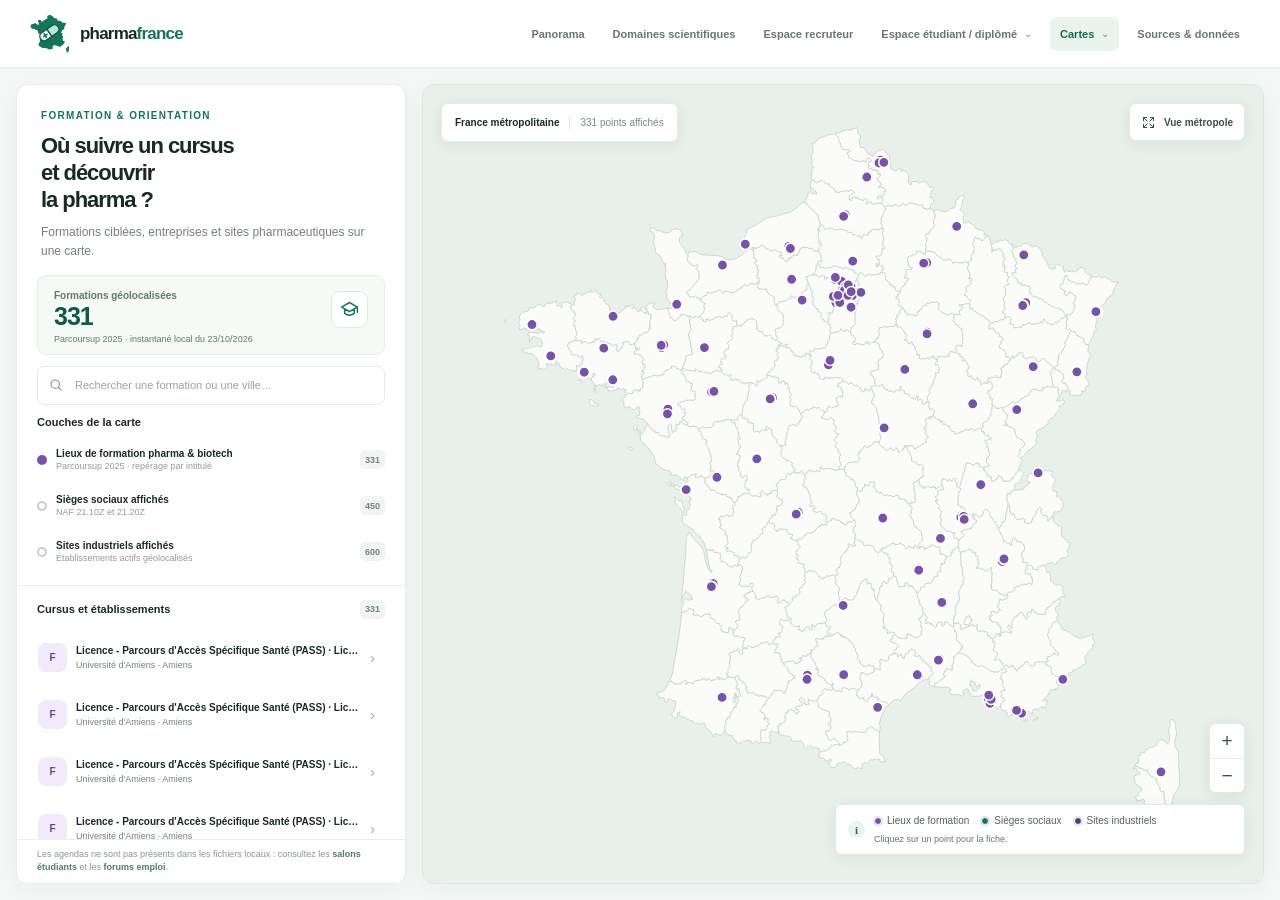
<file: formations.html>
<!doctype html>
<html lang="fr">
  <head>
    <meta charset="utf-8">
    <meta name="viewport" content="width=device-width, initial-scale=1">
    <meta
      name="description"
      content="Carte des formations liées à la pharmacie, aux biotechnologies et aux sciences biomédicales, ainsi que des entreprises pharmaceutiques en France."
    >
    <meta name="theme-color" content="#f4f7f5">
    <title>Formations &amp; forums pharma — Pharma France</title>
    <link rel="stylesheet" href="styles.css">
    <link rel="stylesheet" href="formations.css">
    <link rel="stylesheet" href="navigation.css">
  </head>
  <body>
    <header class="topbar">
      <a class="brand" href="index.html" aria-label="Pharma France, carte des entreprises">
        <span class="brand-mark" aria-hidden="true">
          <svg viewBox="0 0 64 64" fill="none"><path d="M47.5 30.9 51.2 24.3 53.7 23.8 53.7 20.5 56.5 15.4 50.2 14.2 48.2 12.1 44.9 12.1 42.3 10.4 42.4 8.2 39.6 9.4 39.6 7.4 37.6 7.3 35.2 4.3 33.8 4.7 32.7 2.5 28.7 3.8 29.1 8.0 22.8 10.9 22.3 12.1 23.5 12.5 22.0 13.2 17.4 13.0 16.7 10.9 13.9 10.8 16.0 17.4 10.8 18.2 8.6 16.0 2.3 17.9 2.1 19.2 4.4 19.4 3.0 19.2 4.1 20.6 2.3 20.9 3.8 22.5 9.0 23.0 9.0 24.4 10.5 23.4 13.0 25.7 14.5 30.4 17.3 31.5 16.9 35.2 19.6 39.2 17.3 36.4 16.8 41.7 17.8 41.6 14.6 49.5 19.7 53.0 24.8 53.5 25.0 52.4 30.5 55.5 35.3 55.0 35.0 51.2 38.8 48.2 47.8 51.4 53.5 46.8 54.2 44.5 51.3 44.1 51.6 41.2 49.7 38.8 52.1 37.0 50.5 35.1 50.7 31.7 49.3 30.9 46.9 32.6Z" fill="currentColor" stroke="currentColor" stroke-width="2.4" stroke-linejoin="round"/><path d="M61.4 58.8 61.4 51.6 60.9 53.6 58.3 54.6 58.2 56.9 60.0 61.3Z" fill="currentColor" stroke="currentColor" stroke-width="1.6" stroke-linejoin="round"/><g transform="rotate(-35 31 30)" stroke="#105b48" stroke-width="2.2" stroke-linejoin="round"><path d="M21 23H31V37H21A7 7 0 0 1 21 23Z" fill="#fff"/><path d="M31 23H41A7 7 0 0 1 41 37H31Z" fill="#bfe6d3"/><path d="M23 26.5v7M19.5 30h7" stroke="#16745c" stroke-width="2.6" stroke-linecap="round"/></g></svg>
        </span>
        <span class="brand-name">pharma<span>france</span></span>
      </a>
      <nav class="site-navigation" aria-label="Navigation principale">
        <a href="panorama.html">Panorama</a>
        <a href="domaines-sciences-vivant.html">Domaines scientifiques</a>
        <a href="recruteur.html">Espace recruteur</a>
        <details class="nav-menu">
          <summary>Espace étudiant / diplômé <span class="nav-menu-chevron" aria-hidden="true">⌄</span></summary>
          <div class="nav-menu-panel">
            <a href="etudiant.html#entreprises">Trouver une entreprise</a>
            <a href="etudiant.html#formations">Trouver une formation</a>
          </div>
        </details>
        <details class="nav-menu nav-menu-current">
          <summary>Cartes <span class="nav-menu-chevron" aria-hidden="true">⌄</span></summary>
          <div class="nav-menu-panel">
            <a href="carte-formations.html">Carte complète</a>
            <a href="index.html">Entreprises</a>
            <a href="formations.html" aria-current="page">Formations</a>
            <a href="repartition.html">Répartition</a>
            <a href="carte-repartition.html">Carte comparative</a>
          </div>
        </details>
        <a href="dataset.html">Sources &amp; données</a>
      </nav>
    </header>

    <main class="workspace ecosystem-workspace">
      <aside class="sidebar ecosystem-sidebar" aria-label="Explorateur des formations">
        <div class="sidebar-heading">
          <p class="eyebrow">Formation &amp; orientation</p>
          <h1>Où suivre un cursus<br>et découvrir<br>la pharma&nbsp;?</h1>
          <p class="intro">Formations ciblées, entreprises et sites pharmaceutiques sur une carte.</p>
        </div>

        <section class="stats-card">
          <div>
            <p class="stat-label">Formations géolocalisées</p>
            <strong id="course-count" class="stat-number">—</strong>
          </div>
          <span class="stat-icon" aria-hidden="true">
            <svg viewBox="0 0 24 24" fill="none">
              <path d="M3 9.2 12 4l9 5.2-9 5.2L3 9.2ZM6.5 11.3v5.1c3.4 2.7 7.6 2.7 11 0v-5.1M21 9.2v6" stroke="currentColor" stroke-width="1.7" stroke-linecap="round" stroke-linejoin="round"/>
            </svg>
          </span>
          <p id="course-caption" class="stats-caption">Parcoursup 2025 · données locales</p>
        </section>

        <label class="search-box" for="course-search">
          <svg viewBox="0 0 24 24" fill="none" aria-hidden="true">
            <circle cx="10.8" cy="10.8" r="6.3" stroke="currentColor" stroke-width="1.7"/>
            <path d="m15.5 15.5 4.2 4.2" stroke="currentColor" stroke-width="1.7" stroke-linecap="round"/>
          </svg>
          <input id="course-search" type="search" placeholder="Rechercher une formation ou une ville…" autocomplete="off">
        </label>

        <section class="filter-section" aria-labelledby="layers-title">
          <h2 id="layers-title">Couches de la carte</h2>
          <label class="filter-option">
            <input id="show-training" type="checkbox" checked>
            <span class="filter-swatch swatch-training" aria-hidden="true"></span>
            <span class="filter-copy">
              <strong>Lieux de formation pharma &amp; biotech</strong>
              <small>Parcoursup 2025 · repérage par intitulé</small>
            </span>
            <span id="visible-course-count" class="filter-count">—</span>
          </label>
          <label class="filter-option">
            <input id="show-companies" type="checkbox">
            <span class="filter-swatch swatch-api" aria-hidden="true"></span>
            <span class="filter-copy">
              <strong>Sièges sociaux affichés</strong>
              <small>NAF 21.10Z et 21.20Z</small>
            </span>
            <span id="company-count" class="filter-count">—</span>
          </label>
          <label class="filter-option">
            <input id="show-sites" type="checkbox">
            <span class="filter-swatch swatch-sites" aria-hidden="true"></span>
            <span class="filter-copy">
              <strong>Sites industriels affichés</strong>
              <small>Établissements actifs géolocalisés</small>
            </span>
            <span id="site-count" class="filter-count">—</span>
          </label>
        </section>

        <section class="company-section" aria-labelledby="course-title">
          <div class="section-title-row">
            <h2 id="course-title">Cursus et établissements</h2>
            <span id="visible-count" class="result-count">—</span>
          </div>
          <div id="course-list" class="company-list" aria-live="polite">
            <div class="list-state">Données disponibles hors ligne.</div>
          </div>
        </section>

        <div class="sidebar-footer ecosystem-footer">
          <p class="source-status">
            Les agendas ne sont pas présents dans les fichiers locaux : consultez les
            <a href="https://www.letudiant.fr/etudes/salons.html" target="_blank" rel="noreferrer">salons étudiants</a>
            et les
            <a href="https://mesevenementsemploi.francetravail.fr/mes-evenements-emploi/evenements" target="_blank" rel="noreferrer">forums emploi</a>.
          </p>
        </div>
      </aside>

      <section class="map-panel" aria-label="Carte des formations et de l'industrie pharmaceutique">
        <svg id="map" viewBox="0 0 900 930" role="application" aria-label="Carte interactive des formations et entreprises pharmaceutiques">
          <image href="data/france-metropolitaine.svg" width="900" height="930" aria-hidden="true"/>
          <g id="map-markers"></g>
        </svg>
        <div id="map-popup" class="static-map-popup" role="dialog" aria-label="Détail du point cartographique" hidden>
          <button class="static-map-popup-close" type="button" aria-label="Fermer">×</button>
          <div class="static-map-popup-content"></div>
        </div>
        <div class="map-heading">
          <span class="map-heading-label">France métropolitaine</span>
          <span class="map-heading-divider" aria-hidden="true"></span>
          <span id="map-result-count">Chargement des données…</span>
        </div>
        <div class="map-controls">
          <button id="zoom-france" class="map-control map-control-wide" type="button">
            <svg viewBox="0 0 24 24" fill="none" aria-hidden="true">
              <path d="M4 9V4h5M15 4h5v5M20 15v5h-5M9 20H4v-5M4 4l6 6m10-6-6 6m6 10-6-6m-10 6 6-6" stroke="currentColor" stroke-width="1.6" stroke-linecap="round" stroke-linejoin="round"/>
            </svg>
            Vue métropole
          </button>
        </div>
        <div class="map-zoom-controls" aria-label="Zoom de la carte">
          <button id="zoom-in" type="button" aria-label="Zoom avant">+</button>
          <button id="zoom-out" type="button" aria-label="Zoom arrière">−</button>
        </div>
        <div class="map-note">
          <span class="note-icon" aria-hidden="true">i</span>
          <span class="map-legend">
            <span><i class="legend-dot training-key" aria-hidden="true"></i>Lieux de formation</span>
            <span><i class="legend-dot company-key" aria-hidden="true"></i>Sièges sociaux</span>
            <span><i class="legend-dot site-key" aria-hidden="true"></i>Sites industriels</span>
            <small>Cliquez sur un point pour la fiche.</small>
          </span>
        </div>
        <div id="map-error" class="map-error" role="alert" hidden></div>
      </section>
    </main>

    <script src="data/pharma-static-data.js" defer></script>
    <script src="static-map.js" defer></script>
    <script src="formations.js" defer></script>
  </body>
</html>
</file>
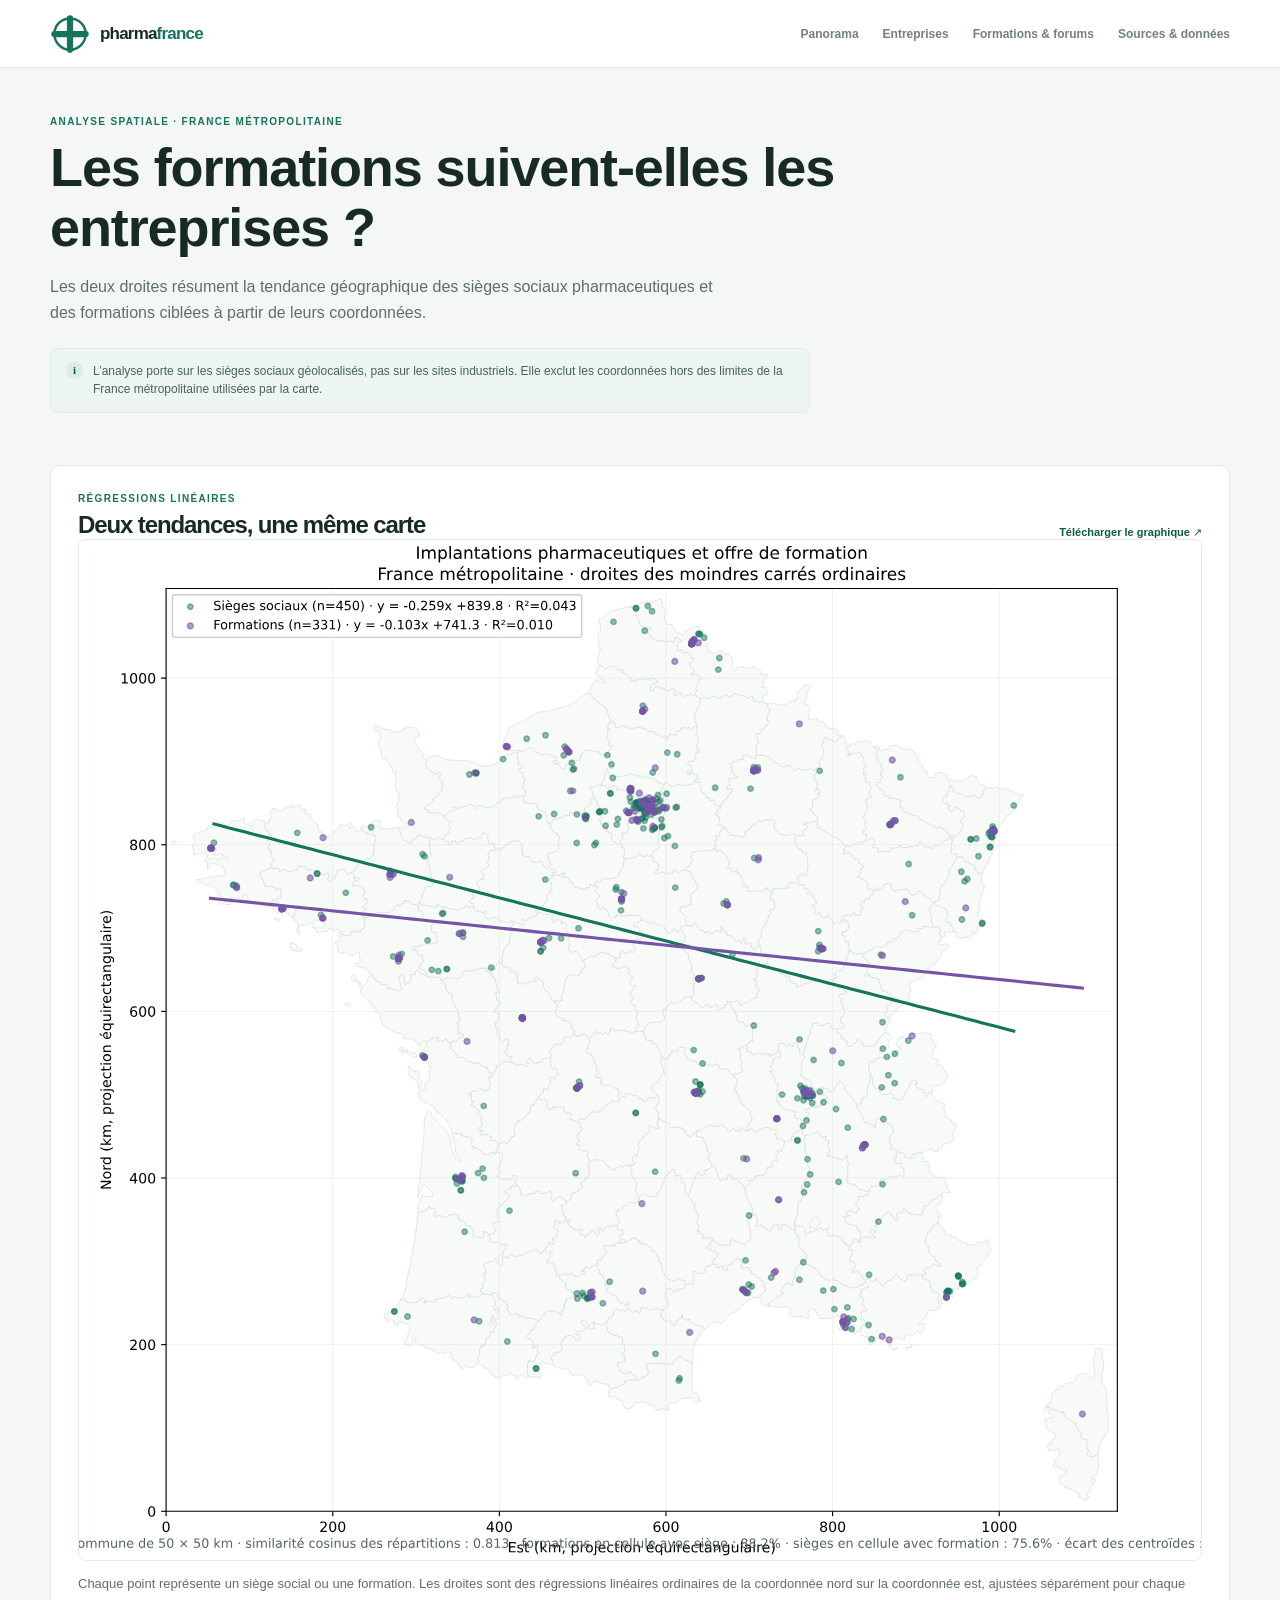
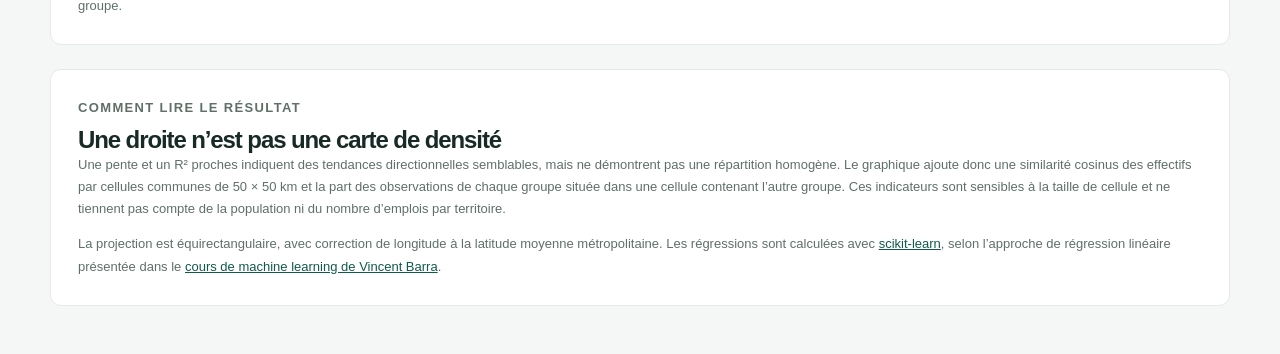
<file: geographic-analysis.html>
<!doctype html>
<html lang="fr">
  <head>
    <meta charset="utf-8">
    <meta name="viewport" content="width=device-width, initial-scale=1">
    <meta
      name="description"
      content="Comparaison des implantations des sièges sociaux pharmaceutiques et de l'offre de formation en France métropolitaine."
    >
    <meta name="theme-color" content="#f4f7f5">
    <title>Analyse géographique — Pharma France</title>
    <link rel="stylesheet" href="dataset.css">
    <link rel="stylesheet" href="geographic-analysis.css">
  </head>
  <body>
    <header class="topbar">
      <a class="brand" href="panorama.html" aria-label="Pharma France, panorama">
        <span class="brand-mark" aria-hidden="true">
          <svg viewBox="0 0 32 32" fill="none">
            <path d="M16 3.5v25M3.5 16h25" stroke="currentColor" stroke-width="5" stroke-linecap="round"/>
            <circle cx="16" cy="16" r="12.5" stroke="currentColor" stroke-width="2"/>
          </svg>
        </span>
        <span class="brand-name">pharma<span>france</span></span>
      </a>
      <nav class="topbar-nav" aria-label="Navigation principale">
        <a href="panorama.html">Panorama</a>
        <a href="index.html">Entreprises</a>
        <a href="formations.html">Formations &amp; forums</a>
        <a href="dataset.html">Sources &amp; données</a>
      </nav>
    </header>

    <main class="page-shell geographic-page">
      <section class="hero" aria-labelledby="page-title">
        <p class="eyebrow">Analyse spatiale · France métropolitaine</p>
        <h1 id="page-title">Les formations suivent-elles les entreprises&nbsp;?</h1>
        <p class="hero-copy">
          Les deux droites résument la tendance géographique des sièges sociaux
          pharmaceutiques et des formations ciblées à partir de leurs coordonnées.
        </p>
        <p class="hero-note">
          <span class="note-mark" aria-hidden="true">i</span>
          <span>
            L’analyse porte sur les sièges sociaux géolocalisés, pas sur les sites
            industriels. Elle exclut les coordonnées hors des limites de la France
            métropolitaine utilisées par la carte.
          </span>
        </p>
      </section>

      <section class="snapshot-section" aria-labelledby="chart-title">
        <div class="section-heading">
          <div>
            <p class="eyebrow">Régressions linéaires</p>
            <h2 id="chart-title">Deux tendances, une même carte</h2>
          </div>
          <a class="text-link" href="data/geographic-regression.svg" download>
            Télécharger le graphique ↗
          </a>
        </div>
        <figure class="geographic-figure">
          <img
            src="data/geographic-regression.svg"
            alt="Carte de France métropolitaine avec les sièges sociaux pharmaceutiques en vert, les formations en violet et leurs deux droites de régression."
          >
          <figcaption>
            Chaque point représente un siège social ou une formation. Les droites
            sont des régressions linéaires ordinaires de la coordonnée nord sur la
            coordonnée est, ajustées séparément pour chaque groupe.
          </figcaption>
        </figure>
      </section>

      <section class="snapshot-section geographic-method" aria-labelledby="method-title">
        <div class="section-heading">
          <div>
            <p class="eyebrow">Comment lire le résultat</p>
            <h2 id="method-title">Une droite n’est pas une carte de densité</h2>
          </div>
        </div>
        <p>
          Une pente et un R² proches indiquent des tendances directionnelles
          semblables, mais ne démontrent pas une répartition homogène. Le graphique
          ajoute donc une similarité cosinus des effectifs par cellules communes de
          50 × 50 km et la part des observations de chaque groupe située dans une
          cellule contenant l’autre groupe. Ces indicateurs sont sensibles à la
          taille de cellule et ne tiennent pas compte de la population ni du nombre
          d’emplois par territoire.
        </p>
        <p>
          La projection est équirectangulaire, avec correction de longitude à la
          latitude moyenne métropolitaine. Les régressions sont calculées avec
          <a href="https://scikit-learn.org/stable/modules/generated/sklearn.linear_model.LinearRegression.html" target="_blank" rel="noreferrer">scikit-learn</a>,
          selon l’approche de régression linéaire présentée dans le
          <a href="https://vbarra.github.io/MLbook/intro.html" target="_blank" rel="noreferrer">cours de machine learning de Vincent Barra</a>.
        </p>
      </section>
    </main>
  </body>
</html>
</file>
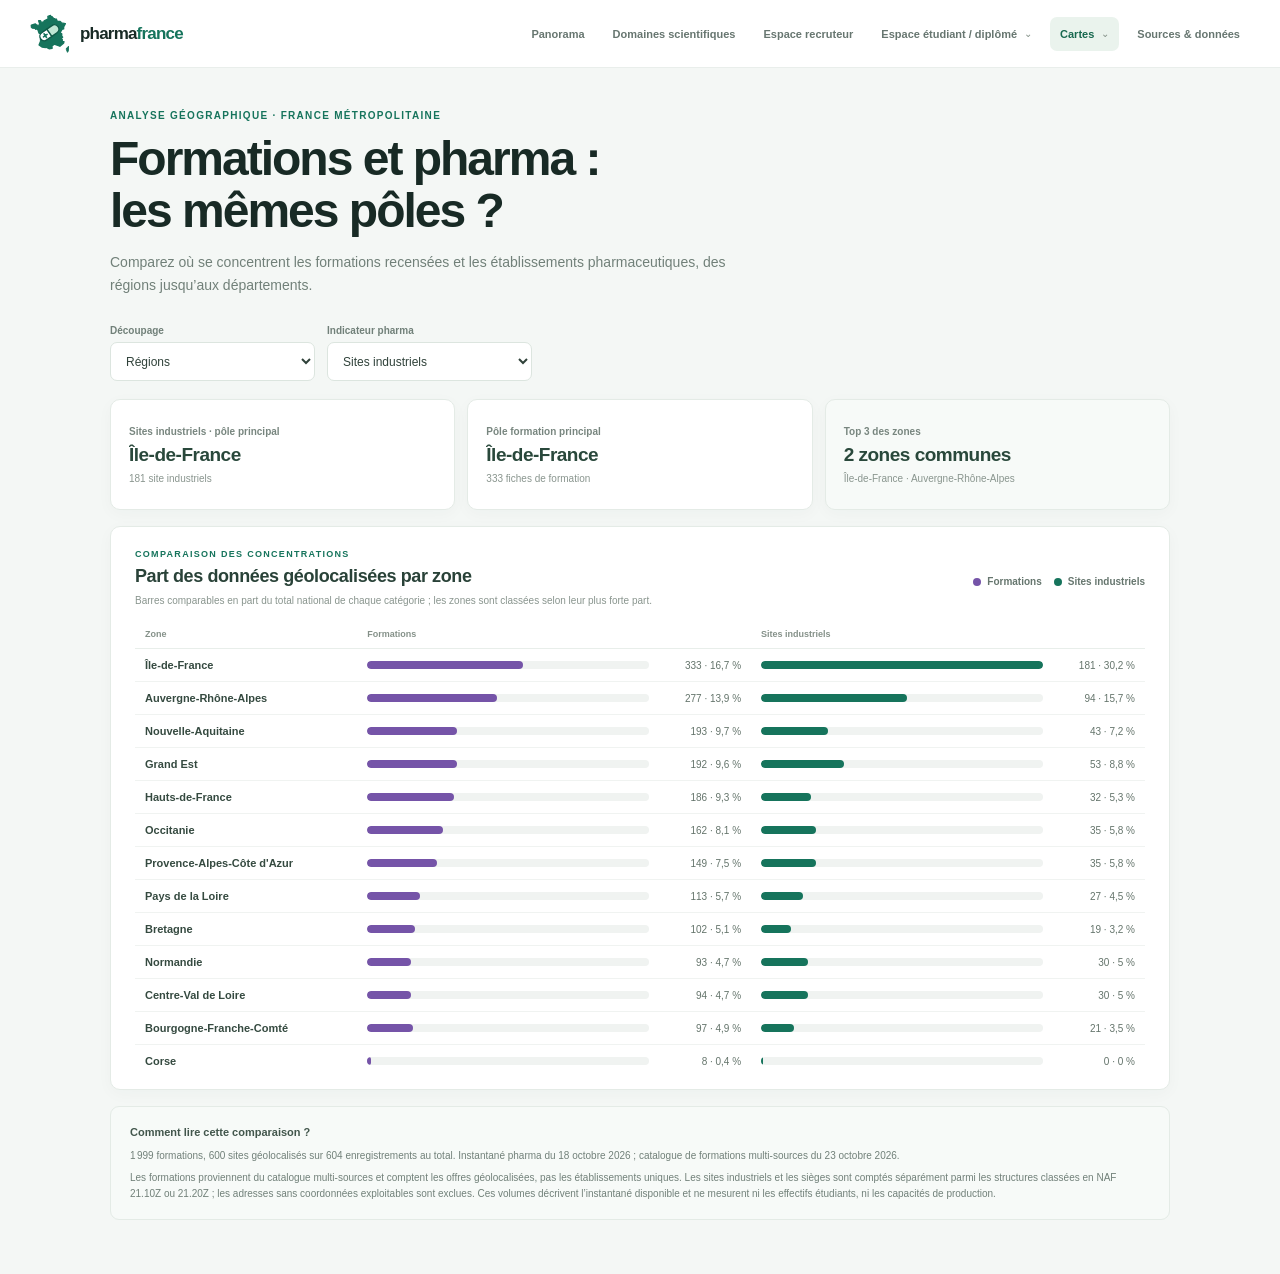
<file: repartition.html>
<!doctype html>
<html lang="fr">
  <head>
    <meta charset="utf-8">
    <meta name="viewport" content="width=device-width, initial-scale=1">
    <meta
      name="description"
      content="Comparez la répartition géographique des formations pharma et des entreprises ou sites industriels en France."
    >
    <meta name="theme-color" content="#f4f7f5">
    <title>Formations et pharma : où sont les pôles ? — Pharma France</title>
    <link rel="stylesheet" href="styles.css">
    <link rel="stylesheet" href="repartition.css">
    <link rel="stylesheet" href="navigation.css">
  </head>
  <body>
    <header class="topbar">
      <a class="brand" href="panorama.html" aria-label="Pharma France, panorama">
        <span class="brand-mark" aria-hidden="true">
          <svg viewBox="0 0 64 64" fill="none"><path d="M47.5 30.9 51.2 24.3 53.7 23.8 53.7 20.5 56.5 15.4 50.2 14.2 48.2 12.1 44.9 12.1 42.3 10.4 42.4 8.2 39.6 9.4 39.6 7.4 37.6 7.3 35.2 4.3 33.8 4.7 32.7 2.5 28.7 3.8 29.1 8.0 22.8 10.9 22.3 12.1 23.5 12.5 22.0 13.2 17.4 13.0 16.7 10.9 13.9 10.8 16.0 17.4 10.8 18.2 8.6 16.0 2.3 17.9 2.1 19.2 4.4 19.4 3.0 19.2 4.1 20.6 2.3 20.9 3.8 22.5 9.0 23.0 9.0 24.4 10.5 23.4 13.0 25.7 14.5 30.4 17.3 31.5 16.9 35.2 19.6 39.2 17.3 36.4 16.8 41.7 17.8 41.6 14.6 49.5 19.7 53.0 24.8 53.5 25.0 52.4 30.5 55.5 35.3 55.0 35.0 51.2 38.8 48.2 47.8 51.4 53.5 46.8 54.2 44.5 51.3 44.1 51.6 41.2 49.7 38.8 52.1 37.0 50.5 35.1 50.7 31.7 49.3 30.9 46.9 32.6Z" fill="currentColor" stroke="currentColor" stroke-width="2.4" stroke-linejoin="round"/><path d="M61.4 58.8 61.4 51.6 60.9 53.6 58.3 54.6 58.2 56.9 60.0 61.3Z" fill="currentColor" stroke="currentColor" stroke-width="1.6" stroke-linejoin="round"/><g transform="rotate(-35 31 30)" stroke="#105b48" stroke-width="2.2" stroke-linejoin="round"><path d="M21 23H31V37H21A7 7 0 0 1 21 23Z" fill="#fff"/><path d="M31 23H41A7 7 0 0 1 41 37H31Z" fill="#bfe6d3"/><path d="M23 26.5v7M19.5 30h7" stroke="#16745c" stroke-width="2.6" stroke-linecap="round"/></g></svg>
        </span>
        <span class="brand-name">pharma<span>france</span></span>
      </a>
      <nav class="site-navigation" aria-label="Navigation principale">
        <a href="panorama.html">Panorama</a>
        <a href="domaines-sciences-vivant.html">Domaines scientifiques</a>
        <a href="recruteur.html">Espace recruteur</a>
        <details class="nav-menu">
          <summary>Espace étudiant / diplômé <span class="nav-menu-chevron" aria-hidden="true">⌄</span></summary>
          <div class="nav-menu-panel">
            <a href="etudiant.html#entreprises">Trouver une entreprise</a>
            <a href="etudiant.html#formations">Trouver une formation</a>
          </div>
        </details>
        <details class="nav-menu nav-menu-current">
          <summary>Cartes <span class="nav-menu-chevron" aria-hidden="true">⌄</span></summary>
          <div class="nav-menu-panel">
            <a href="carte-formations.html">Carte complète</a>
            <a href="index.html">Entreprises</a>
            <a href="formations.html">Formations</a>
            <a href="repartition.html" aria-current="page">Répartition</a>
            <a href="carte-repartition.html">Carte comparative</a>
          </div>
        </details>
        <a href="dataset.html">Sources &amp; données</a>
      </nav>
    </header>

    <main class="repartition-page">
      <section class="repartition-hero">
        <p class="eyebrow">Analyse géographique · France métropolitaine</p>
        <h1>Formations et pharma :<br>les mêmes pôles&nbsp;?</h1>
        <p>
          Comparez où se concentrent les formations recensées et les
          établissements pharmaceutiques, des régions jusqu’aux départements.
        </p>
      </section>

      <section class="repartition-controls" aria-label="Paramètres de comparaison">
        <label>
          <span>Découpage</span>
          <select id="zone-level">
            <option value="regions">Régions</option>
            <option value="departments">Départements</option>
          </select>
        </label>
        <label>
          <span>Indicateur pharma</span>
          <select id="pharma-metric">
            <option value="sites">Sites industriels</option>
            <option value="entreprises">Sièges d’entreprise</option>
          </select>
        </label>
      </section>

      <section class="repartition-highlights" aria-label="Principaux constats">
        <article class="repartition-highlight">
          <span id="pharma-leading-label" class="repartition-highlight-label">Pôle industriel principal</span>
          <strong id="pharma-leading">—</strong>
          <small id="pharma-leading-count">—</small>
        </article>
        <article class="repartition-highlight">
          <span class="repartition-highlight-label">Pôle formation principal</span>
          <strong id="training-leading">—</strong>
          <small id="training-leading-count">—</small>
        </article>
        <article class="repartition-highlight repartition-similarity">
          <span class="repartition-highlight-label">Top 3 des zones</span>
          <strong id="shared-zones">—</strong>
          <small id="shared-zones-description">—</small>
        </article>
      </section>

      <section class="repartition-chart" aria-labelledby="comparison-title">
        <div class="repartition-chart-heading">
          <div>
            <p class="eyebrow">Comparaison des concentrations</p>
            <h2 id="comparison-title">Part des données géolocalisées par zone</h2>
          </div>
          <div class="repartition-legend" aria-label="Légende">
            <span><i class="training-swatch" aria-hidden="true"></i>Formations</span>
            <span><i class="pharma-swatch" aria-hidden="true"></i><span id="pharma-legend">Sites industriels</span></span>
          </div>
        </div>
        <p id="repartition-chart-note" class="repartition-chart-note"></p>
        <div class="repartition-table-wrap">
          <table>
            <thead>
              <tr>
                <th scope="col">Zone</th>
                <th scope="col">Formations</th>
                <th id="pharma-column-heading" scope="col">Sites industriels</th>
              </tr>
            </thead>
            <tbody id="repartition-rows"></tbody>
          </table>
        </div>
      </section>

      <footer class="repartition-method">
        <strong>Comment lire cette comparaison&nbsp;?</strong>
        <p id="repartition-source-note">—</p>
        <p>
          Les formations proviennent du catalogue multi-sources et comptent
          les offres géolocalisées, pas les établissements uniques. Les sites
          industriels et les sièges sont comptés séparément parmi les structures
          classées en NAF 21.10Z ou 21.20Z ; les adresses sans coordonnées
          exploitables sont exclues.
          Ces volumes décrivent l’instantané disponible et ne mesurent ni les
          effectifs étudiants, ni les capacités de production.
        </p>
      </footer>
    </main>

    <script src="data/pharma-geographic-analysis.js" defer></script>
    <script src="repartition.js" defer></script>
  </body>
</html>
</file>
<file: styles.css>
:root {
  color-scheme: light;
  --ink: #182a25;
  --muted: #72817c;
  --line: #e9eeeb;
  --paper: #ffffff;
  --canvas: #f4f7f5;
  --green: #16745c;
  --green-dark: #105b48;
  --mint: #e9f4ef;
  --orange: #df8a49;
  font-family: Arial, sans-serif;
  font-synthesis: none;
  text-rendering: optimizeLegibility;
  -webkit-font-smoothing: antialiased;
  -moz-osx-font-smoothing: grayscale;
}

* {
  box-sizing: border-box;
}

body {
  margin: 0;
  min-width: 360px;
  min-height: 100vh;
  color: var(--ink);
  background: var(--canvas);
}

button,
input {
  font: inherit;
}

.topbar {
  position: sticky;
  top: 0;
  z-index: 1000;
  display: flex;
  height: 68px;
  align-items: center;
  justify-content: space-between;
  padding: 0 30px;
  border-bottom: 1px solid var(--line);
  background: var(--paper);
}

.brand {
  display: inline-flex;
  align-items: center;
  gap: 10px;
  color: inherit;
  text-decoration: none;
}

.brand-mark {
  display: grid;
  width: 40px;
  height: 40px;
  place-items: center;
  color: var(--green);
}

.brand-mark svg {
  width: 40px;
  height: 40px;
}

.brand-name {
  font-family: Manrope, sans-serif;
  font-size: 17px;
  font-weight: 800;
  letter-spacing: -0.8px;
}

.brand-name span {
  color: var(--green);
}

.site-navigation {
  display: flex;
  align-items: center;
  justify-content: flex-end;
  gap: 8px;
  color: #677670;
  font-size: 11px;
  font-weight: 600;
}

.site-navigation > a,
.site-navigation .nav-menu > summary {
  display: inline-flex;
  min-height: 34px;
  align-items: center;
  justify-content: center;
  padding: 0 10px;
  border-radius: 7px;
  color: inherit;
  text-decoration: none;
  white-space: nowrap;
}

.site-navigation > a:hover,
.site-navigation .nav-menu > summary:hover {
  background: #f2f6f3;
  color: var(--green-dark);
}

.site-navigation > a:focus-visible,
.site-navigation .nav-menu > summary:focus-visible,
.nav-menu-panel a:focus-visible {
  outline: 2px solid var(--green-dark);
  outline-offset: 2px;
}

.site-navigation > a[aria-current="page"],
.site-navigation .nav-menu-current > summary {
  background: #eaf3ed;
  color: var(--green-dark);
}

.nav-menu {
  position: relative;
}

.nav-menu > summary {
  cursor: pointer;
  gap: 7px;
  list-style: none;
}

.nav-menu > summary::-webkit-details-marker {
  display: none;
}

.nav-menu-chevron {
  color: #839087;
  font-size: 10px;
}

.nav-menu-panel {
  position: absolute;
  z-index: 1100;
  top: calc(100% + 5px);
  right: 0;
  display: grid;
  min-width: 190px;
  padding: 5px;
  border: 1px solid #e3e9e5;
  border-radius: 9px;
  background: #fff;
  box-shadow: 0 10px 28px rgb(26 49 37 / 14%);
}

.nav-menu-panel a {
  padding: 10px 11px;
  border-radius: 6px;
  color: #52635a;
  text-decoration: none;
  white-space: nowrap;
}

.nav-menu-panel a:hover,
.nav-menu-panel a[aria-current="page"] {
  background: #f0f5f1;
  color: var(--green-dark);
}

.live-dot {
  width: 7px;
  height: 7px;
  border-radius: 50%;
  background: #3eac7d;
  box-shadow: 0 0 0 4px #e8f5ee;
}

.workspace {
  display: grid;
  height: calc(100vh - 68px);
  min-height: 620px;
  grid-template-columns: 370px minmax(0, 1fr);
  padding: 16px;
  gap: 16px;
}

.sidebar {
  display: flex;
  min-height: 0;
  flex-direction: column;
  overflow: hidden;
  border: 1px solid var(--line);
  border-radius: 12px;
  background: var(--paper);
  box-shadow: 0 5px 22px rgb(35 64 52 / 4%);
}

.sidebar-heading {
  padding: 25px 24px 19px;
}

.eyebrow {
  margin: 0 0 11px;
  color: var(--green);
  font-size: 10px;
  font-weight: 700;
  letter-spacing: 1.3px;
  text-transform: uppercase;
}

h1,
h2,
p {
  margin-top: 0;
}

.sidebar-heading h1 {
  margin: 0;
  font-family: Manrope, sans-serif;
  font-size: 24px;
  font-weight: 750;
  letter-spacing: -1.05px;
  line-height: 1.23;
}

.intro {
  margin: 10px 0 0;
  color: var(--muted);
  font-size: 12px;
  line-height: 1.6;
}

.stats-card {
  position: relative;
  display: flex;
  min-height: 91px;
  flex-wrap: wrap;
  align-items: center;
  justify-content: space-between;
  margin: 0 20px 16px;
  padding: 14px 16px 11px;
  border: 1px solid #e4efe9;
  border-radius: 9px;
  background: #f5faf7;
}

.stat-label,
.stats-caption {
  margin: 0;
  color: #64776d;
  font-size: 10px;
  font-weight: 600;
}

.stat-number {
  display: block;
  margin-top: 2px;
  color: var(--green-dark);
  font-family: Manrope, sans-serif;
  font-size: 25px;
  font-weight: 800;
  letter-spacing: -1px;
  line-height: 1.1;
}

.stat-icon {
  display: grid;
  width: 37px;
  height: 37px;
  place-items: center;
  border: 1px solid #deebe3;
  border-radius: 9px;
  background: white;
  color: var(--green);
}

.stat-icon svg {
  width: 21px;
  height: 21px;
}

.stats-caption {
  width: 100%;
  margin-top: 4px;
  font-size: 9px;
  font-weight: 400;
}

.search-box {
  display: flex;
  height: 39px;
  flex: 0 0 auto;
  align-items: center;
  gap: 9px;
  margin: 0 20px 18px;
  padding: 0 10px;
  border: 1px solid #e5eae7;
  border-radius: 7px;
  background: #fff;
  color: #84918b;
}

.search-box:focus-within {
  border-color: #79ad98;
  box-shadow: 0 0 0 3px #e6f2ec;
}

.search-box svg {
  width: 16px;
  height: 16px;
  flex: 0 0 auto;
}

.search-box input {
  width: 100%;
  min-width: 0;
  border: 0;
  outline: 0;
  color: var(--ink);
  font-size: 11px;
}

.search-box input::placeholder {
  color: #98a39e;
}

kbd {
  display: grid;
  width: 19px;
  height: 19px;
  flex: 0 0 auto;
  place-items: center;
  border: 1px solid #e5e9e7;
  border-radius: 4px;
  background: #fafbfa;
  color: #84918b;
  font: 10px "DM Sans", sans-serif;
}

.filter-section {
  flex: 0 0 auto;
  padding: 0 20px 16px;
}

.filter-section h2,
.section-title-row h2 {
  margin: 0;
  font-size: 11px;
  font-weight: 700;
}

.filter-section h2 {
  margin-bottom: 10px;
}

.filter-option {
  display: flex;
  min-height: 44px;
  align-items: center;
  gap: 9px;
  cursor: pointer;
}

.filter-option + .filter-option {
  margin-top: 2px;
}

.filter-option input {
  position: absolute;
  width: 1px;
  height: 1px;
  opacity: 0;
}

.filter-option:focus-within .filter-swatch {
  outline: 3px solid #d8e9df;
}

.filter-swatch {
  width: 10px;
  height: 10px;
  flex: 0 0 auto;
  border: 2px solid currentColor;
  border-radius: 50%;
  color: var(--green);
}

.swatch-medicines {
  color: var(--orange);
}

.filter-option input:not(:checked) + .filter-swatch {
  border-color: #c6ceca;
  background: transparent;
  color: #c6ceca;
}

.filter-copy {
  display: grid;
  min-width: 0;
  gap: 2px;
}

.filter-copy strong {
  overflow: hidden;
  font-size: 10px;
  font-weight: 600;
  text-overflow: ellipsis;
  white-space: nowrap;
}

.filter-copy small {
  color: #919d97;
  font-size: 9px;
}

.filter-count,
.result-count {
  display: grid;
  min-width: 25px;
  height: 19px;
  flex: 0 0 auto;
  place-items: center;
  margin-left: auto;
  padding: 0 5px;
  border-radius: 5px;
  background: #f1f4f2;
  color: #74827c;
  font-size: 9px;
  font-weight: 600;
}

.company-section {
  display: flex;
  min-height: 0;
  flex: 1 1 auto;
  flex-direction: column;
  border-top: 1px solid var(--line);
}

.section-title-row {
  display: flex;
  flex: 0 0 auto;
  align-items: center;
  justify-content: space-between;
  padding: 14px 20px 10px;
}

.company-list {
  min-height: 0;
  flex: 1 1 auto;
  overflow-y: auto;
  padding: 0 12px 8px;
  scrollbar-color: #cfdad3 transparent;
  scrollbar-width: thin;
}

.company-row {
  display: grid;
  width: 100%;
  min-height: 57px;
  grid-template-columns: 30px minmax(0, 1fr) 14px;
  align-items: center;
  gap: 9px;
  padding: 8px 9px;
  border: 0;
  border-radius: 7px;
  background: transparent;
  color: inherit;
  cursor: pointer;
  text-align: left;
}

.company-row:hover,
.company-row:focus-visible {
  outline: 0;
  background: #f4f8f5;
}

.company-row:disabled {
  cursor: default;
}

.company-row:disabled:hover {
  background: transparent;
}

.company-avatar {
  display: grid;
  width: 29px;
  height: 29px;
  place-items: center;
  border-radius: 8px;
  background: var(--mint);
  color: var(--green);
  font-family: Manrope, sans-serif;
  font-size: 10px;
  font-weight: 800;
  text-transform: uppercase;
}

.company-row:nth-child(3n) .company-avatar {
  background: #fff2e9;
  color: #b76d37;
}

.company-row-copy {
  display: grid;
  min-width: 0;
  gap: 4px;
}

.company-row-copy strong {
  overflow: hidden;
  font-size: 10px;
  font-weight: 700;
  text-overflow: ellipsis;
  white-space: nowrap;
}

.company-row-copy small {
  overflow: hidden;
  color: var(--muted);
  font-size: 9px;
  text-overflow: ellipsis;
  white-space: nowrap;
}

.company-row-arrow {
  color: #a3aea8;
  font-size: 15px;
}

.list-state {
  padding: 20px 10px;
  color: var(--muted);
  font-size: 11px;
  line-height: 1.5;
}

.sidebar-footer {
  flex: 0 0 auto;
  border-top: 1px solid var(--line);
  background: #fff;
}

.load-more {
  display: flex;
  width: calc(100% - 40px);
  height: 35px;
  align-items: center;
  justify-content: center;
  gap: 7px;
  margin: 10px 20px 0;
  border: 1px solid #dce9e1;
  border-radius: 6px;
  background: #f6faf7;
  color: var(--green-dark);
  cursor: pointer;
  font-size: 10px;
  font-weight: 700;
}

.load-more:hover:not(:disabled) {
  background: #eaf4ee;
}

.load-more:disabled {
  cursor: wait;
  opacity: 0.6;
}

.source-status {
  margin: 0;
  padding: 10px 20px 12px;
  color: #8a9690;
  font-size: 9px;
  line-height: 1.45;
}

.source-status a {
  color: #507c67;
  text-decoration: none;
}

.source-status a:hover {
  text-decoration: underline;
}

.map-panel {
  position: relative;
  min-width: 0;
  overflow: hidden;
  border: 1px solid #e0e7e2;
  border-radius: 12px;
  background: #e7ece8;
  box-shadow: 0 5px 22px rgb(35 64 52 / 4%);
}

#map {
  position: absolute;
  inset: 0;
  z-index: 1;
  width: 100%;
  height: 100%;
  overflow: hidden;
  background: #e9f0eb;
  cursor: grab;
  touch-action: none;
}

#map:active {
  cursor: grabbing;
}

.map-marker {
  cursor: pointer;
  transition: opacity 100ms ease;
}

.map-marker:hover,
.map-marker:focus {
  stroke: #182a25;
  stroke-width: 3;
  outline: none;
}

.static-map-popup {
  position: absolute;
  z-index: 450;
  width: min(270px, calc(100% - 24px));
  padding: 13px 15px 12px;
  border: 1px solid #e5eae7;
  border-radius: 8px;
  background: #fff;
  box-shadow: 0 5px 20px rgb(29 56 44 / 18%);
}

.static-map-popup-close {
  position: absolute;
  top: 5px;
  right: 8px;
  display: grid;
  width: 24px;
  height: 24px;
  place-items: center;
  border: 0;
  border-radius: 5px;
  background: transparent;
  color: #72817c;
  cursor: pointer;
  font-size: 20px;
  line-height: 1;
}

.static-map-popup-close:hover {
  background: #f1f4f2;
  color: var(--ink);
}

.static-map-popup .popup-card {
  min-width: 0;
  padding-right: 12px;
}

.map-zoom-controls {
  position: absolute;
  z-index: 400;
  right: 18px;
  bottom: 90px;
  display: grid;
  overflow: hidden;
  border: 1px solid #e3e9e5;
  border-radius: 7px;
  background: white;
  box-shadow: 0 3px 14px rgb(29 56 44 / 8%);
}

.map-zoom-controls button {
  display: grid;
  width: 34px;
  height: 34px;
  place-items: center;
  border: 0;
  background: white;
  color: #3b5147;
  cursor: pointer;
  font-size: 19px;
  font-weight: 500;
}

.map-zoom-controls button + button {
  border-top: 1px solid #e9eeeb;
}

.map-zoom-controls button:hover {
  background: #f7faf8;
}

.map-heading {
  position: absolute;
  z-index: 400;
  top: 18px;
  left: 18px;
  display: flex;
  min-height: 39px;
  align-items: center;
  gap: 10px;
  padding: 0 13px;
  border: 1px solid rgb(230 236 232 / 90%);
  border-radius: 7px;
  background: rgb(255 255 255 / 95%);
  box-shadow: 0 3px 14px rgb(29 56 44 / 8%);
  color: #7b8882;
  font-size: 10px;
}

.map-heading-label {
  color: var(--ink);
  font-weight: 700;
}

.map-heading-divider {
  width: 1px;
  height: 13px;
  background: #e1e7e3;
}

.map-controls {
  position: absolute;
  z-index: 400;
  display: flex;
  align-items: center;
  gap: 8px;
  top: 18px;
  right: 18px;
}

.site-toggle {
  display: flex;
  height: 38px;
  align-items: center;
  gap: 8px;
  padding: 0 10px;
  border: 1px solid #e3e9e5;
  border-radius: 7px;
  background: white;
  color: #3b5147;
  box-shadow: 0 3px 14px rgb(29 56 44 / 8%);
  cursor: pointer;
  font-size: 10px;
  font-weight: 600;
}

.site-toggle input {
  position: absolute;
  width: 1px;
  height: 1px;
  opacity: 0;
}

.site-toggle:focus-within {
  outline: 3px solid #d8e9df;
  outline-offset: 2px;
}

.site-toggle-track {
  position: relative;
  width: 25px;
  height: 14px;
  flex: 0 0 auto;
  border-radius: 10px;
  background: #c8d1cc;
  transition: background 150ms ease;
}

.site-toggle-track::after {
  position: absolute;
  top: 2px;
  left: 2px;
  width: 10px;
  height: 10px;
  border-radius: 50%;
  background: white;
  box-shadow: 0 1px 2px rgb(0 0 0 / 18%);
  content: "";
  transition: transform 150ms ease;
}

.site-toggle input:checked + .site-toggle-track {
  background: var(--green);
}

.site-toggle input:checked + .site-toggle-track::after {
  transform: translateX(11px);
}

.site-toggle-count {
  display: grid;
  min-width: 20px;
  height: 18px;
  place-items: center;
  padding: 0 4px;
  border-radius: 5px;
  background: #f1f4f2;
  color: #74827c;
  font-size: 9px;
}

.map-control {
  display: flex;
  height: 38px;
  align-items: center;
  justify-content: center;
  gap: 8px;
  padding: 0 11px;
  border: 1px solid #e3e9e5;
  border-radius: 7px;
  background: white;
  color: #3b5147;
  box-shadow: 0 3px 14px rgb(29 56 44 / 8%);
  cursor: pointer;
  font-size: 10px;
  font-weight: 600;
}

.map-control:hover {
  background: #f7faf8;
}

.map-control svg {
  width: 15px;
  height: 15px;
}

.map-note {
  position: absolute;
  z-index: 400;
  right: 18px;
  bottom: 28px;
  display: flex;
  max-width: min(410px, calc(100% - 36px));
  align-items: center;
  gap: 9px;
  padding: 10px 12px;
  border: 1px solid #e5eae7;
  border-radius: 7px;
  background: rgb(255 255 255 / 96%);
  box-shadow: 0 3px 14px rgb(29 56 44 / 8%);
  color: #69766f;
  font-size: 10px;
}

.map-note strong {
  color: var(--ink);
}

.note-icon {
  display: grid;
  width: 17px;
  height: 17px;
  flex: 0 0 auto;
  place-items: center;
  border-radius: 50%;
  background: #eaf3ed;
  color: var(--green);
  font-family: Georgia, serif;
  font-size: 11px;
  font-weight: 700;
}

.map-error {
  position: absolute;
  z-index: 450;
  top: 70px;
  left: 18px;
  max-width: 350px;
  padding: 11px 14px;
  border: 1px solid #f0d7c6;
  border-radius: 7px;
  background: #fff8f3;
  color: #8b4e29;
  box-shadow: 0 3px 12px rgb(60 38 21 / 8%);
  font-size: 11px;
}

.pharma-marker {
  display: grid;
  width: 26px;
  height: 26px;
  place-items: center;
  border: 2px solid #fff;
  border-radius: 50%;
  background: var(--green);
  box-shadow: 0 2px 8px rgb(22 57 43 / 34%);
  color: white;
}

.pharma-marker.medicines {
  background: var(--orange);
}

.pharma-marker svg {
  width: 13px;
  height: 13px;
}

.site-marker {
  display: grid;
  width: 28px;
  height: 28px;
  place-items: center;
  border: 2px solid #fff;
  border-radius: 7px;
  background: #334d71;
  box-shadow: 0 2px 8px rgb(22 42 64 / 35%);
  color: white;
}

.site-marker svg {
  width: 17px;
  height: 17px;
}

.popup-card {
  min-width: 205px;
  padding: 4px 2px 2px;
}

.popup-card h3 {
  margin: 0 0 6px;
  color: var(--ink);
  font-family: Manrope, sans-serif;
  font-size: 13px;
  line-height: 1.35;
}

.popup-card p {
  margin: 0 0 5px;
  color: #69766f;
  font-size: 11px;
}

.popup-card .popup-code {
  color: var(--green);
  font-size: 10px;
  font-weight: 700;
}

.popup-card a {
  display: inline-block;
  margin-top: 5px;
  color: #176b51;
  font-size: 10px;
  font-weight: 700;
  text-decoration: none;
}

.popup-card a:hover {
  text-decoration: underline;
}

@media (max-width: 860px) {
  .workspace {
    grid-template-columns: 320px minmax(0, 1fr);
    padding: 10px;
    gap: 10px;
  }

  .sidebar-heading {
    padding-right: 18px;
    padding-left: 18px;
  }

  .stats-card,
  .search-box {
    margin-right: 14px;
    margin-left: 14px;
  }

  .filter-section {
    padding-right: 14px;
    padding-left: 14px;
  }
}

@media (max-width: 640px) {
  body {
    min-width: 320px;
  }

  .topbar {
    height: auto;
    min-height: 88px;
    flex-wrap: wrap;
    align-content: center;
    gap: 4px 12px;
    padding: 0 16px;
  }

  .site-navigation {
    width: 100%;
    flex-wrap: wrap;
    justify-content: space-between;
    gap: 2px;
    font-size: 9px;
  }

  .site-navigation > a,
  .site-navigation .nav-menu > summary {
    min-height: 29px;
    padding: 0 5px;
  }

  .nav-menu-panel {
    right: 0;
  }

  .workspace {
    height: calc(100dvh - 96px);
    min-height: 620px;
    grid-template: minmax(0, 1fr) 270px / minmax(0, 1fr);
    padding: 9px;
    gap: 9px;
  }

  .map-panel {
    grid-row: 1;
    min-height: 0;
  }

  .sidebar {
    grid-row: 2;
  }

  .sidebar-heading {
    display: grid;
    grid-template-columns: minmax(0, 1fr) 110px;
    align-items: center;
    padding: 13px 15px 9px;
  }

  .sidebar-heading .eyebrow {
    grid-column: 1 / -1;
    margin-bottom: 4px;
    font-size: 8px;
  }

  .sidebar-heading h1 {
    font-size: 17px;
    line-height: 1.18;
  }

  .intro {
    margin: 0;
    font-size: 9px;
    line-height: 1.4;
  }

  .stats-card {
    position: absolute;
    z-index: 400;
    top: 59px;
    right: 12px;
    width: 124px;
    min-height: 57px;
    margin: 0;
    padding: 8px 10px;
    border-color: rgb(230 236 232 / 90%);
    background: rgb(255 255 255 / 96%);
    box-shadow: 0 3px 14px rgb(29 56 44 / 8%);
  }

  .stat-label {
    font-size: 8px;
  }

  .stat-number {
    font-size: 19px;
  }

  .stat-icon,
  .stats-caption {
    display: none;
  }

  .search-box {
    height: 32px;
    margin: 0 15px 8px;
  }

  .search-box kbd {
    display: none;
  }

  .filter-section {
    display: flex;
    align-items: center;
    gap: 9px;
    padding: 0 15px 8px;
  }

  .filter-section h2 {
    display: none;
  }

  .filter-option {
    min-height: 22px;
    gap: 5px;
  }

  .filter-option + .filter-option {
    margin: 0;
  }

  .filter-swatch {
    width: 8px;
    height: 8px;
  }

  .filter-copy {
    display: block;
  }

  .filter-copy strong {
    font-size: 8px;
  }

  .filter-copy small,
  .filter-count {
    display: none;
  }

  .company-section {
    min-height: 0;
  }

  .section-title-row {
    padding: 7px 15px 4px;
  }

  .section-title-row h2 {
    font-size: 9px;
  }

  .company-list {
    display: flex;
    overflow-x: auto;
    overflow-y: hidden;
    padding: 0 10px 6px;
  }

  .company-row {
    width: 175px;
    min-width: 175px;
    min-height: 45px;
    grid-template-columns: 25px minmax(0, 1fr) 10px;
    gap: 6px;
    padding: 5px;
  }

  .company-avatar {
    width: 24px;
    height: 24px;
    font-size: 9px;
  }

  .company-row-copy strong {
    font-size: 8px;
  }

  .company-row-copy small {
    font-size: 8px;
  }

  .sidebar-footer {
    border-top: 0;
  }

  .source-status {
    display: none;
  }

  .load-more {
    width: calc(100% - 30px);
    height: 28px;
    margin: 0 15px 6px;
    font-size: 8px;
  }

  .map-heading {
    top: 10px;
    left: 10px;
    min-height: 32px;
    gap: 7px;
    padding: 0 9px;
    font-size: 8px;
  }

  .map-controls {
    top: 50px;
    right: 10px;
    gap: 5px;
  }

  .site-toggle {
    height: 31px;
    gap: 5px;
    padding: 0 7px;
    font-size: 8px;
  }

  .site-toggle-count {
    min-width: 17px;
    height: 16px;
    font-size: 8px;
  }

  .map-control {
    height: 31px;
    padding: 0 8px;
    font-size: 8px;
  }

  .map-note {
    right: 9px;
    bottom: 20px;
    gap: 6px;
    padding: 7px 9px;
    font-size: 8px;
  }

  .map-error {
    top: 49px;
    left: 10px;
    max-width: 240px;
    font-size: 9px;
  }
}
</file>
<file: landing.css>
/* Page d'accueil (landing) et transition « balayage » vers la carte. */

:root {
  --pill-green: #2f9e76;
  --pill-light: #bfe6d3;
  --sage: #d9eee3;
}

html {
  scroll-behavior: auto;
}

.landing {
  position: relative;
  display: grid;
  height: 100vh;
  height: 100dvh;
  min-height: 560px;
  overflow: hidden;
  place-items: center;
  padding: 96px 24px 120px;
  background:
    radial-gradient(circle at 18% 22%, rgb(191 230 211 / 70%), transparent 42%),
    radial-gradient(circle at 85% 78%, rgb(22 116 92 / 16%), transparent 46%),
    linear-gradient(160deg, #ffffff 0%, #f1f8f4 55%, #e3f2ea 100%);
}

.landing-brand {
  position: absolute;
  top: 26px;
  left: 30px;
  display: inline-flex;
  align-items: center;
  gap: 10px;
}

.landing-content {
  position: relative;
  z-index: 2;
  max-width: 1040px;
  text-align: center;
  animation: landing-rise 900ms cubic-bezier(0.2, 0.8, 0.2, 1) both;
}

.landing-eyebrow {
  display: inline-flex;
  margin: 0 0 22px;
  align-items: center;
  gap: 10px;
  padding: 7px 14px;
  border: 1px solid #cfe5da;
  border-radius: 999px;
  color: var(--green-dark);
  background: rgb(255 255 255 / 75%);
  font-size: 11px;
  font-weight: 700;
  letter-spacing: 1.3px;
  text-transform: uppercase;
}

.landing-eyebrow::before {
  width: 8px;
  height: 8px;
  border-radius: 50%;
  background: var(--pill-green);
  box-shadow: 0 0 0 4px #dff1e8;
  content: "";
}

.landing-title {
  margin: 0;
  color: var(--ink);
  font-family: Georgia, "Times New Roman", serif;
  font-size: clamp(46px, 9vw, 112px);
  font-weight: 700;
  letter-spacing: -0.04em;
  line-height: 0.98;
}

.landing-title em {
  position: relative;
  color: var(--green);
  font-style: italic;
}

.landing-title em::after {
  position: absolute;
  right: 0.02em;
  bottom: 0.04em;
  left: 0.02em;
  z-index: -1;
  height: 0.22em;
  border-radius: 999px;
  background: var(--pill-light);
  content: "";
  transform-origin: left;
  animation: landing-underline 700ms 500ms cubic-bezier(0.2, 0.8, 0.2, 1) both;
}

.landing-lead {
  max-width: 700px;
  margin: 22px auto 26px;
  color: #50625b;
  font-size: clamp(15px, 1.6vw, 18px);
  line-height: 1.6;
}

.landing-pathways {
  display: grid;
  grid-template-columns: repeat(2, minmax(0, 1fr));
  gap: 20px;
  max-width: 1120px;
  margin: 0 auto;
  text-align: left;
}

.landing-pathway {
  display: flex;
  min-height: clamp(240px, 34vh, 330px);
  flex-direction: column;
  align-items: flex-start;
  gap: 15px;
  padding: clamp(26px, 4vw, 42px);
  border: 1px solid #cfe5da;
  border-radius: 18px;
  background: rgb(255 255 255 / 84%);
  box-shadow: 0 12px 30px rgb(22 116 92 / 8%);
  color: #50625b;
  text-decoration: none;
  transition:
    border-color 160ms ease,
    box-shadow 160ms ease,
    transform 160ms ease,
    background-color 160ms ease;
}

.landing-pathway:hover {
  border-color: var(--pill-green);
  background: #fff;
  box-shadow: 0 16px 36px rgb(22 116 92 / 14%);
  transform: translateY(-2px);
}

.landing-pathway:focus-visible {
  outline: 3px solid var(--green-dark);
  outline-offset: 4px;
}

.landing-pathway strong {
  color: var(--ink);
  font-family: Georgia, "Times New Roman", serif;
  font-size: clamp(28px, 3.2vw, 38px);
}

.landing-pathway > span:not(.landing-pathway-action) {
  max-width: 440px;
  font-size: clamp(15px, 1.5vw, 17px);
  line-height: 1.6;
}

.landing-pathway-action {
  display: flex;
  width: 100%;
  justify-content: space-between;
  margin-top: auto;
  padding-top: 16px;
  color: var(--green-dark);
  font-size: 14px;
  font-weight: 700;
}

.landing-data-note {
  margin: 14px 0 0;
  color: #687a72;
  font-size: 11px;
}

.landing-data-note strong {
  color: var(--green-dark);
}

.landing-footnote {
  position: absolute;
  bottom: 30px;
  left: 30px;
  z-index: 2;
  max-width: 300px;
  margin: 0;
  color: #7c8c86;
  font-size: 11px;
  font-style: italic;
  line-height: 1.5;
}

.landing-scroll {
  position: absolute;
  bottom: 30px;
  left: 50%;
  z-index: 2;
  display: flex;
  align-items: center;
  gap: 8px;
  color: var(--green-dark);
  font-size: 11px;
  font-weight: 700;
  text-decoration: none;
  transform: translateX(-50%);
}

.landing-scroll-mouse {
  position: relative;
  display: block;
  width: 26px;
  height: 40px;
  border: 2px solid var(--green);
  border-radius: 14px;
}

.landing-scroll-mouse span {
  position: absolute;
  top: 7px;
  left: 50%;
  width: 4px;
  height: 8px;
  margin-left: -2px;
  border-radius: 2px;
  background: var(--green);
  animation: landing-wheel 1.6s ease-in-out infinite;
}

/* Quelques halos verts gardent la palette sans surcharger l’accueil. */

.landing-decor {
  position: absolute;
  inset: 0;
  z-index: 1;
  pointer-events: none;
}

.landing-blob {
  position: absolute;
  border-radius: 50%;
  filter: blur(2px);
}

.landing-blob-a {
  top: -120px;
  right: -80px;
  width: 380px;
  height: 380px;
  background: radial-gradient(circle, rgb(47 158 118 / 18%), transparent 70%);
}

.landing-blob-b {
  bottom: -160px;
  left: -120px;
  width: 460px;
  height: 460px;
  background: radial-gradient(circle, rgb(191 230 211 / 60%), transparent 70%);
}

/* Écran carte : apparition après le balayage. */

.app-screen {
  position: relative;
  min-height: 100vh;
}

.app-screen.is-entering .sidebar {
  animation: app-slide-in 700ms cubic-bezier(0.2, 0.8, 0.2, 1) both;
}

.app-screen.is-entering .map-panel {
  animation: app-zoom-in 800ms 80ms cubic-bezier(0.2, 0.8, 0.2, 1) both;
}

/* Le rideau vert qui balaie l'écran. */

.sweep {
  position: fixed;
  top: -20vh;
  left: 0;
  z-index: 2000;
  display: grid;
  width: 100%;
  height: 140vh;
  place-items: center;
  border-radius: 50% / 14vh;
  background:
    radial-gradient(circle at 50% 50%, rgb(255 255 255 / 14%), transparent 40%),
    linear-gradient(180deg, #2f9e76 0%, var(--green) 45%, var(--green-dark) 100%);
  pointer-events: none;
  transform: translateY(120%);
  visibility: hidden;
}

.sweep.is-active {
  visibility: visible;
}

.sweep-mark {
  display: grid;
  width: 72px;
  height: 72px;
  place-items: center;
  color: #fff;
}

.sweep-mark svg {
  width: 64px;
  height: 64px;
}

@keyframes landing-rise {
  from {
    opacity: 0;
    transform: translateY(28px);
  }
}

@keyframes landing-underline {
  from {
    transform: scaleX(0);
  }
}

@keyframes landing-wheel {
  0% {
    opacity: 0;
    transform: translateY(-3px);
  }
  30% {
    opacity: 1;
  }
  100% {
    opacity: 0;
    transform: translateY(12px);
  }
}

@keyframes app-slide-in {
  from {
    opacity: 0;
    transform: translateX(-36px);
  }
}

@keyframes app-zoom-in {
  from {
    opacity: 0;
    transform: scale(0.96);
  }
}

@media (max-width: 640px) {
  .landing {
    height: auto;
    min-height: 100dvh;
    padding: 88px 16px 100px;
  }

  .landing-pathways {
    grid-template-columns: 1fr;
    gap: 9px;
  }

  .landing-pathway {
    min-height: 0;
    gap: 10px;
    padding: 20px;
  }

  .landing-pathway strong {
    font-size: 27px;
  }

  .landing-pathway > span:not(.landing-pathway-action) {
    font-size: 14px;
  }

  .landing-pathway-action {
    font-size: 13px;
  }

  .landing-data-note {
    max-width: 360px;
    margin: 12px auto 0;
    line-height: 1.5;
  }

  .landing-brand {
    top: 20px;
    left: 16px;
  }

  .landing-footnote {
    display: none;
  }

  .landing-pill-a,
  .landing-tablet-a,
  .landing-tablet-b,
  .landing-cross-a {
    display: none;
  }

  .landing-pill-b {
    top: 9%;
  }
}

@media (max-height: 820px) and (min-width: 641px) {
  .landing {
    height: auto;
    min-height: 100vh;
    min-height: 100dvh;
    padding: 78px 24px 92px;
  }

  .landing-eyebrow {
    margin-bottom: 14px;
  }

  .landing-title {
    font-size: clamp(42px, 6vw, 78px);
  }

  .landing-lead {
    margin: 14px auto 16px;
  }

  .landing-pathways {
    gap: 10px;
  }

  .landing-pathway {
    min-height: 124px;
    gap: 7px;
    padding: 14px 18px;
  }

  .landing-data-note {
    margin-top: 10px;
  }

  .landing-footnote {
    display: none;
  }
}

@media (prefers-reduced-motion: reduce) {
  .landing *,
  .landing *::before,
  .landing *::after,
  .app-screen.is-entering * {
    animation: none !important;
  }
}
</file>
<file: navigation.css>
.topbar {
  position: sticky;
  top: 0;
  z-index: 1000;
}

.site-navigation {
  display: flex;
  align-items: center;
  justify-content: flex-end;
  gap: 8px;
  color: #677670;
  font-size: 11px;
  font-weight: 600;
}

.site-navigation > a,
.site-navigation .nav-menu > summary {
  display: inline-flex;
  min-height: 34px;
  align-items: center;
  justify-content: center;
  padding: 0 10px;
  border-radius: 7px;
  color: inherit;
  text-decoration: none;
  white-space: nowrap;
}

.site-navigation > a:hover,
.site-navigation .nav-menu > summary:hover {
  background: #f2f6f3;
  color: #17684f;
}

.site-navigation > a:focus-visible,
.site-navigation .nav-menu > summary:focus-visible,
.nav-menu-panel a:focus-visible {
  outline: 2px solid #17684f;
  outline-offset: 2px;
}

.site-navigation > a[aria-current="page"],
.site-navigation .nav-menu-current > summary {
  background: #eaf3ed;
  color: #17684f;
}

.nav-menu {
  position: relative;
}

.nav-menu > summary {
  cursor: pointer;
  gap: 7px;
  list-style: none;
}

.nav-menu > summary::-webkit-details-marker {
  display: none;
}

.nav-menu-chevron {
  color: #839087;
  font-size: 10px;
}

.nav-menu-panel {
  position: absolute;
  z-index: 1100;
  top: calc(100% + 5px);
  right: 0;
  display: grid;
  min-width: 190px;
  padding: 5px;
  border: 1px solid #e3e9e5;
  border-radius: 9px;
  background: #fff;
  box-shadow: 0 10px 28px rgb(26 49 37 / 14%);
}

.nav-menu-panel a {
  padding: 10px 11px;
  border-radius: 6px;
  color: #52635a;
  text-decoration: none;
  white-space: nowrap;
}

.nav-menu-panel a:hover,
.nav-menu-panel a[aria-current="page"] {
  background: #f0f5f1;
  color: #17684f;
}

@media (max-width: 900px) {
  .site-navigation {
    gap: 3px;
    font-size: 10px;
  }

  .site-navigation > a,
  .site-navigation .nav-menu > summary {
    padding: 0 7px;
  }
}

@media (max-width: 640px) {
  .topbar {
    height: auto;
    min-height: 88px;
    flex-wrap: wrap;
    align-content: center;
    gap: 4px 12px;
    padding: 7px 16px;
  }

  .site-navigation {
    width: 100%;
    flex-wrap: wrap;
    justify-content: space-between;
    gap: 2px;
    font-size: 9px;
  }

  .site-navigation > a,
  .site-navigation .nav-menu > summary {
    min-height: 29px;
    padding: 0 5px;
  }

  .nav-menu-panel {
    right: 0;
  }
}
</file>
<file: dataset.css>
:root {
  color-scheme: light;
  --ink: #182a25;
  --muted: #72817c;
  --line: #e4ebe7;
  --paper: #fff;
  --canvas: #f4f7f5;
  --green: #16745c;
  --green-dark: #105b48;
  --mint: #e9f4ef;
  --orange: #b76d37;
  font-family: Arial, sans-serif;
  font-synthesis: none;
  text-rendering: optimizeLegibility;
  -webkit-font-smoothing: antialiased;
  -moz-osx-font-smoothing: grayscale;
}

* {
  box-sizing: border-box;
}

body {
  min-width: 320px;
  min-height: 100vh;
  margin: 0;
  color: var(--ink);
  background: var(--canvas);
}

a {
  color: var(--green-dark);
}

.topbar {
  position: sticky;
  top: 0;
  z-index: 1000;
  display: flex;
  min-height: 68px;
  align-items: center;
  justify-content: space-between;
  padding: 0 max(24px, calc((100vw - 1180px) / 2));
  border-bottom: 1px solid var(--line);
  background: var(--paper);
}

.brand {
  display: inline-flex;
  align-items: center;
  gap: 10px;
  color: inherit;
  text-decoration: none;
}

.brand-mark {
  display: grid;
  width: 40px;
  height: 40px;
  place-items: center;
  color: var(--green);
}

.brand-mark svg {
  width: 40px;
  height: 40px;
}

.brand-name {
  font-family: Manrope, sans-serif;
  font-size: 17px;
  font-weight: 800;
  letter-spacing: -0.8px;
}

.brand-name span {
  color: var(--green);
}

.topbar-nav {
  display: flex;
  align-items: center;
  gap: 24px;
  color: var(--muted);
  font-size: 12px;
  font-weight: 600;
}

.topbar-nav a {
  color: inherit;
  text-decoration: none;
}

.topbar-nav a:hover,
.text-link:hover {
  color: var(--green-dark);
  text-decoration: underline;
  text-underline-offset: 3px;
}

.topbar-nav [aria-current="page"] {
  color: var(--green-dark);
}

.site-navigation.topbar-nav {
  justify-content: flex-end;
  gap: 8px;
  font-size: 11px;
}

.site-navigation.topbar-nav > a,
.site-navigation.topbar-nav .nav-menu > summary {
  display: inline-flex;
  min-height: 34px;
  align-items: center;
  justify-content: center;
  padding: 0 10px;
  border-radius: 7px;
  color: inherit;
  text-decoration: none;
  white-space: nowrap;
}

.site-navigation.topbar-nav > a:hover,
.site-navigation.topbar-nav .nav-menu > summary:hover {
  background: #f2f6f3;
  color: var(--green-dark);
  text-decoration: none;
}

.site-navigation.topbar-nav > a:focus-visible,
.site-navigation.topbar-nav .nav-menu > summary:focus-visible,
.site-navigation.topbar-nav .nav-menu-panel a:focus-visible {
  outline: 2px solid var(--green-dark);
  outline-offset: 2px;
}

.site-navigation.topbar-nav > a[aria-current="page"],
.site-navigation.topbar-nav .nav-menu-current > summary {
  background: #eaf3ed;
  color: var(--green-dark);
}

.site-navigation.topbar-nav .nav-menu {
  position: relative;
}

.site-navigation.topbar-nav .nav-menu > summary {
  cursor: pointer;
  gap: 7px;
  list-style: none;
}

.site-navigation.topbar-nav .nav-menu > summary::-webkit-details-marker {
  display: none;
}

.site-navigation.topbar-nav .nav-menu-chevron {
  color: #839087;
  font-size: 10px;
}

.site-navigation.topbar-nav .nav-menu-panel {
  position: absolute;
  z-index: 1100;
  top: calc(100% + 5px);
  right: 0;
  display: grid;
  min-width: 190px;
  padding: 5px;
  border: 1px solid #e3e9e5;
  border-radius: 9px;
  background: #fff;
  box-shadow: 0 10px 28px rgb(26 49 37 / 14%);
}

.site-navigation.topbar-nav .nav-menu-panel a {
  padding: 10px 11px;
  border-radius: 6px;
  color: #52635a;
  text-decoration: none;
  white-space: nowrap;
}

.site-navigation.topbar-nav .nav-menu-panel a:hover,
.site-navigation.topbar-nav .nav-menu-panel a[aria-current="page"] {
  background: #f0f5f1;
  color: var(--green-dark);
}

.page-shell {
  width: min(1180px, calc(100% - 40px));
  margin: 0 auto;
}

.hero {
  max-width: 790px;
  padding: 58px 0 28px;
}

.eyebrow {
  margin: 0 0 10px;
  color: var(--green);
  font-size: 10px;
  font-weight: 700;
  letter-spacing: 1.35px;
  text-transform: uppercase;
}

h1,
h2,
h3,
p {
  margin-top: 0;
}

.hero h1,
.section-heading h2,
.method-heading h2 {
  margin-bottom: 0;
  font-family: Manrope, sans-serif;
  font-weight: 750;
  letter-spacing: -1.1px;
}

.hero h1 {
  font-size: clamp(36px, 5vw, 54px);
  line-height: 1.12;
}

.hero-copy {
  max-width: 690px;
  margin: 16px 0 0;
  color: #5f7068;
  font-size: 16px;
  line-height: 1.65;
}

.hero-note {
  display: flex;
  max-width: 760px;
  align-items: flex-start;
  gap: 10px;
  margin: 21px 0 0;
  padding: 13px 15px;
  border: 1px solid #e2ece6;
  border-radius: 8px;
  background: #edf5f0;
  color: #486259;
  font-size: 12px;
  line-height: 1.55;
}

.note-mark {
  display: grid;
  width: 17px;
  height: 17px;
  flex: 0 0 auto;
  place-items: center;
  border-radius: 50%;
  background: #dcece2;
  color: var(--green-dark);
  font: 700 11px Georgia, serif;
}

.summary-grid {
  display: grid;
  grid-template-columns: repeat(4, minmax(0, 1fr));
  gap: 12px;
}

.summary-card {
  display: grid;
  min-height: 120px;
  align-content: center;
  gap: 4px;
  padding: 17px 20px;
  border: 1px solid var(--line);
  border-radius: 10px;
  background: var(--paper);
}

.summary-label,
.summary-detail {
  color: var(--muted);
  font-size: 11px;
}

.summary-card strong {
  color: var(--green-dark);
  font-family: Manrope, sans-serif;
  font-size: 29px;
  font-weight: 800;
  letter-spacing: -0.8px;
}

.method-card,
.snapshot-section,
.sources-section {
  margin-top: 24px;
  padding: 27px;
  border: 1px solid var(--line);
  border-radius: 11px;
  background: var(--paper);
}

.method-heading h2,
.section-heading h2 {
  font-size: 24px;
}

.method-columns {
  display: grid;
  grid-template-columns: 1fr 1fr;
  gap: 22px;
  margin-top: 21px;
}

.method-columns article {
  padding: 17px;
  border-radius: 8px;
  background: #f8faf9;
}

.method-columns p {
  margin: 13px 0 0;
  color: #617169;
  font-size: 12px;
  line-height: 1.7;
}

.method-tag {
  display: inline-flex;
  align-items: center;
  padding: 5px 8px;
  border-radius: 5px;
  font-size: 10px;
  font-weight: 700;
}

.tag-primary {
  background: #fff2e9;
  color: #9b5c2e;
}

.tag-secondary {
  background: var(--mint);
  color: var(--green-dark);
}

.section-heading {
  display: flex;
  align-items: flex-end;
  justify-content: space-between;
  gap: 18px;
}

.section-heading .eyebrow {
  margin-bottom: 7px;
}

.text-link {
  flex: 0 0 auto;
  font-size: 11px;
  font-weight: 700;
  text-decoration: none;
}

.section-intro {
  max-width: 850px;
  margin: 12px 0 18px;
  color: var(--muted);
  font-size: 12px;
  line-height: 1.65;
}

.table-wrap {
  overflow-x: auto;
  border: 1px solid var(--line);
  border-radius: 8px;
}

table {
  width: 100%;
  border-collapse: collapse;
  background: var(--paper);
  text-align: left;
}

th,
td {
  padding: 11px 13px;
  border-bottom: 1px solid #edf1ef;
  font-size: 11px;
  line-height: 1.45;
  vertical-align: top;
}

th {
  background: #f7f9f8;
  color: #586960;
  font-size: 10px;
  font-weight: 700;
  white-space: nowrap;
}

tbody tr:last-child td {
  border-bottom: 0;
}

td:first-child {
  color: #3a5146;
  font-weight: 600;
}

.stats-block {
  display: flex;
  align-items: end;
  justify-content: space-between;
  gap: 18px;
  margin: 27px 0 12px;
}

.stats-block .eyebrow {
  margin-bottom: 5px;
}

.stats-block h3 {
  margin-bottom: 0;
  font-family: Manrope, sans-serif;
  font-size: 17px;
}

.table-note {
  max-width: 520px;
  margin: 0;
  color: var(--muted);
  font-size: 10px;
  line-height: 1.5;
  text-align: right;
}

.catalog-score {
  margin-top: 14px;
  padding: 13px 15px;
  border: 1px solid #efe8dc;
  border-radius: 8px;
  background: #fffcf6;
  color: #6f6049;
  font-size: 11px;
  line-height: 1.6;
}

.toolbar {
  display: flex;
  gap: 10px;
  margin: 19px 0 9px;
}

.search-control,
.filter-control {
  display: flex;
  height: 42px;
  align-items: center;
  gap: 9px;
  padding: 0 12px;
  border: 1px solid #e2e9e5;
  border-radius: 7px;
  background: #fff;
  color: #829089;
}

.search-control {
  width: min(450px, 100%);
}

.search-control:focus-within,
.filter-control:focus-within {
  border-color: #79ad98;
  box-shadow: 0 0 0 3px #e6f2ec;
}

.search-control svg {
  width: 16px;
  height: 16px;
  flex: 0 0 auto;
}

.search-control input,
.filter-control select {
  width: 100%;
  border: 0;
  outline: 0;
  background: transparent;
  color: var(--ink);
  font: inherit;
  font-size: 11px;
}

.filter-control {
  min-width: 220px;
}

.filter-control select {
  cursor: pointer;
}

.result-count {
  min-height: 16px;
  margin: 0 0 10px;
  color: var(--muted);
  font-size: 10px;
}

.source-grid {
  display: grid;
  grid-template-columns: repeat(2, minmax(0, 1fr));
  gap: 13px;
}

.source-card {
  min-width: 0;
  padding: 19px;
  border: 1px solid var(--line);
  border-radius: 9px;
  background: #fff;
}

.source-card-header {
  display: flex;
  align-items: flex-start;
  justify-content: space-between;
  gap: 12px;
}

.source-card h3 {
  margin: 0;
  font-family: Manrope, sans-serif;
  font-size: 16px;
  letter-spacing: -0.25px;
  line-height: 1.35;
}

.source-score {
  display: grid;
  flex: 0 0 auto;
  width: 42px;
  height: 42px;
  place-items: center;
  border-radius: 50%;
  background: #edf5f0;
  color: var(--green-dark);
  font-size: 12px;
  font-weight: 700;
}

.source-description {
  margin: 11px 0 0;
  color: #65756e;
  font-size: 11px;
  line-height: 1.65;
}

.source-meta {
  display: grid;
  grid-template-columns: 1fr 1fr;
  gap: 10px 14px;
  margin: 15px 0;
  padding: 12px 0;
  border-top: 1px solid #edf1ef;
  border-bottom: 1px solid #edf1ef;
}

.source-meta div {
  min-width: 0;
}

.source-meta dt {
  margin-bottom: 4px;
  color: #8a9690;
  font-size: 9px;
  font-weight: 600;
  text-transform: uppercase;
}

.source-meta dd {
  overflow-wrap: anywhere;
  margin: 0;
  color: #465a50;
  font-size: 10px;
  line-height: 1.45;
}

.source-meta dd a {
  font-weight: 600;
  text-decoration: none;
}

.source-meta dd a:hover {
  text-decoration: underline;
}

.variable-list {
  display: grid;
  gap: 8px;
  margin: 12px 0 0;
  padding: 0;
  list-style: none;
}

.variable-item {
  display: grid;
  gap: 4px;
  padding: 9px 10px;
  border-radius: 6px;
  background: #f8faf9;
}

.variable-heading {
  display: flex;
  flex-wrap: wrap;
  align-items: center;
  justify-content: space-between;
  gap: 6px;
}

.variable-name {
  color: #30473d;
  font-size: 10px;
  font-weight: 700;
}

.type-badge {
  display: inline-flex;
  padding: 3px 6px;
  border-radius: 4px;
  background: #eaf2ed;
  color: #3b6550;
  font-size: 9px;
  font-weight: 600;
}

.type-badge[data-category="continuous"] {
  background: #eaf0f8;
  color: #385b80;
}

.type-badge[data-category="discrete"] {
  background: #fff2e9;
  color: #905b35;
}

.type-badge[data-category="temporal"] {
  background: #f1edf8;
  color: #674f86;
}

.type-badge[data-category="text"] {
  background: #f1f2f1;
  color: #616c66;
}

.variable-description,
.schema-note,
.limitation-note {
  margin: 0;
  color: #78857f;
  font-size: 10px;
  line-height: 1.55;
}

.schema-note {
  margin-top: 10px;
  color: #8a6e3e;
}

.limitation-note {
  margin-top: 9px;
}

.source-links {
  display: flex;
  flex-wrap: wrap;
  gap: 12px;
  margin-top: 12px;
  font-size: 10px;
  font-weight: 700;
}

.source-links a {
  text-decoration: none;
}

.source-links a:hover {
  text-decoration: underline;
}

.empty-state,
.loading-state,
.error-state {
  grid-column: 1 / -1;
  margin: 0;
  padding: 25px;
  border: 1px dashed #dce5df;
  border-radius: 8px;
  color: var(--muted);
  font-size: 12px;
  text-align: center;
}

.error-state {
  border-color: #f0d7c6;
  background: #fff8f3;
  color: #8b4e29;
}

.page-footer {
  display: flex;
  justify-content: space-between;
  gap: 20px;
  padding: 22px 0 32px;
  color: #84918b;
  font-size: 10px;
  line-height: 1.6;
}

.page-footer p {
  max-width: 700px;
  margin: 0;
}

.page-footer a {
  color: #507c67;
  text-decoration: none;
}

.visually-hidden {
  position: absolute;
  overflow: hidden;
  width: 1px;
  height: 1px;
  clip: rect(0, 0, 0, 0);
  white-space: nowrap;
  clip-path: inset(50%);
}

@media (max-width: 760px) {
  .page-shell {
    width: min(100% - 30px, 600px);
  }

  .hero {
    padding-top: 38px;
  }

  .summary-grid {
    grid-template-columns: repeat(2, minmax(0, 1fr));
  }

  .source-grid {
    grid-template-columns: 1fr;
  }

  .method-card,
  .snapshot-section,
  .sources-section {
    padding: 20px;
  }

  .section-heading,
  .stats-block,
  .page-footer {
    align-items: flex-start;
    flex-direction: column;
  }

  .table-note {
    text-align: left;
  }

  .toolbar {
    align-items: stretch;
    flex-direction: column;
  }

  .search-control,
  .filter-control {
    width: 100%;
  }
}

@media (max-width: 520px) {
  .topbar {
    min-height: 88px;
    flex-wrap: wrap;
    align-content: center;
    gap: 4px 12px;
    padding: 0 15px;
  }

  .topbar-nav {
    width: 100%;
    flex-wrap: wrap;
    justify-content: space-between;
    gap: 2px;
    font-size: 9px;
  }

  .site-navigation.topbar-nav {
    gap: 2px;
    font-size: 9px;
  }

  .brand {
    gap: 7px;
  }

  .brand-name {
    font-size: 14px;
  }

  .brand-mark,
  .brand-mark svg {
    width: 32px;
    height: 32px;
  }

  .topbar-nav a,
  .topbar-nav .nav-menu > summary {
    min-height: 29px;
    padding: 0 5px;
  }

  .page-shell {
    width: calc(100% - 24px);
  }

  .hero h1 {
    font-size: 36px;
  }

  .hero-copy {
    font-size: 14px;
  }

  .method-columns {
    grid-template-columns: 1fr;
    gap: 10px;
  }

  .summary-card {
    min-height: 104px;
    padding: 13px;
  }

  .summary-card strong {
    font-size: 24px;
  }

  .summary-detail {
    font-size: 10px;
  }

  .method-card,
  .snapshot-section,
  .sources-section {
    padding: 16px;
  }

  .section-heading h2,
  .method-heading h2 {
    font-size: 21px;
  }

  .source-meta {
    grid-template-columns: 1fr;
  }

  .source-card {
    padding: 15px;
  }
}
</file>
<file: formations.css>
.ecosystem-workspace {
  grid-template-columns: 390px minmax(0, 1fr);
}

.ecosystem-sidebar .sidebar-heading {
  padding-bottom: 13px;
}

.ecosystem-sidebar .sidebar-heading h1 {
  font-size: 22px;
}

.ecosystem-sidebar .stats-card {
  min-height: 80px;
  margin-bottom: 11px;
}

.ecosystem-sidebar .search-box {
  margin-bottom: 11px;
}

.ecosystem-sidebar .filter-section {
  padding-bottom: 11px;
}

.swatch-training {
  border-color: #7554a8;
  background: #7554a8;
  color: #7554a8;
}

.swatch-sites {
  border-color: #334d71;
  background: #334d71;
  color: #334d71;
}

.filter-option input:not(:checked) + .swatch-training,
.filter-option input:not(:checked) + .swatch-sites {
  border-color: #c6ceca;
  background: transparent;
  color: #c6ceca;
}

.training-marker {
  display: grid;
  width: 28px;
  height: 28px;
  place-items: center;
  border: 2px solid white;
  border-radius: 50%;
  background: #7554a8;
  box-shadow: 0 2px 8px rgb(53 34 83 / 35%);
  color: white;
}

.training-marker svg {
  width: 16px;
  height: 16px;
}

.map-legend {
  display: flex;
  flex-wrap: wrap;
  align-items: center;
  gap: 8px 12px;
}

.map-legend > span {
  display: inline-flex;
  align-items: center;
  gap: 5px;
  color: #53635b;
}

.map-legend small {
  width: 100%;
  color: #69766f;
  font-size: 9px;
}

.legend-dot {
  width: 8px;
  height: 8px;
  border: 1px solid white;
  border-radius: 50%;
  box-shadow: 0 0 0 1px rgb(0 0 0 / 12%);
}

.training-key {
  background: #7554a8;
}

.company-key {
  background: #16745c;
}

.site-key {
  background: #334d71;
}

.ecosystem-course-row {
  grid-template-columns: 29px minmax(0, 1fr) 14px;
}

.ecosystem-course-row .company-avatar {
  background: #f0eafa;
  color: #68469e;
}

.ecosystem-course-row:nth-child(3n) .company-avatar {
  background: #f0eafa;
  color: #68469e;
}

.ecosystem-course-row-copy {
  display: grid;
  min-width: 0;
  gap: 4px;
}

.ecosystem-course-row-copy strong {
  overflow: hidden;
  font-size: 10px;
  font-weight: 700;
  text-overflow: ellipsis;
  white-space: nowrap;
}

.ecosystem-course-row-copy small {
  overflow: hidden;
  color: var(--muted);
  font-size: 9px;
  text-overflow: ellipsis;
  white-space: nowrap;
}

.ecosystem-footer .source-status {
  padding-top: 8px;
  padding-bottom: 9px;
}

.ecosystem-footer .source-status a {
  font-weight: 700;
}

.ecosystem-sidebar .company-section {
  min-height: 130px;
}

.ecosystem-workspace .map-heading {
  top: 18px;
  left: 18px;
}

.ecosystem-workspace .map-controls {
  top: 18px;
  right: 18px;
}

@media (max-width: 860px) {
  .ecosystem-workspace {
    grid-template-columns: 340px minmax(0, 1fr);
  }
}

@media (max-width: 640px) {
  .ecosystem-workspace {
    grid-template: minmax(0, 1fr) 285px / minmax(0, 1fr);
  }

  .ecosystem-sidebar .sidebar-heading {
    display: block;
    padding: 10px 15px 7px;
  }

  .ecosystem-sidebar .sidebar-heading .eyebrow {
    margin-bottom: 4px;
  }

  .ecosystem-sidebar .sidebar-heading h1 {
    font-size: 16px;
  }

  .ecosystem-sidebar .intro {
    margin-top: 5px;
  }

  .ecosystem-sidebar .stats-card {
    top: 67px;
    width: 132px;
    min-height: 52px;
    margin: 0;
  }

  .ecosystem-sidebar .search-box {
    margin-bottom: 6px;
  }

  .ecosystem-sidebar .filter-section {
    display: flex;
    flex-wrap: wrap;
    gap: 5px 10px;
    padding-bottom: 6px;
  }

  .ecosystem-sidebar .filter-option {
    min-height: 20px;
  }

  .ecosystem-sidebar .filter-copy strong {
    font-size: 8px;
  }

  .ecosystem-sidebar .company-section {
    min-height: 45px;
  }

  .ecosystem-sidebar .company-list {
    display: flex;
    overflow-x: auto;
    overflow-y: hidden;
  }

  .ecosystem-course-row {
    width: 210px;
    min-width: 210px;
    min-height: 45px;
  }

  .ecosystem-footer {
    display: block;
  }

  .ecosystem-footer .source-status {
    display: block;
    padding: 5px 15px 7px;
    font-size: 8px;
  }

  .ecosystem-workspace .map-controls {
    top: 50px;
    right: 10px;
  }

  .ecosystem-workspace .map-heading {
    top: 10px;
    left: 10px;
  }

  .ecosystem-workspace .map-note {
    right: 9px;
    bottom: 15px;
    padding: 7px 9px;
    font-size: 8px;
  }

  .map-legend {
    gap: 5px 8px;
  }

  .map-legend small {
    font-size: 8px;
  }
}
</file>
<file: geographic-analysis.css>
.geographic-page {
  padding-bottom: 48px;
}

.geographic-page .hero {
  padding-top: 48px;
}

.geographic-figure {
  margin: 0;
}

.geographic-figure img {
  display: block;
  width: 100%;
  height: auto;
  border: 1px solid var(--line);
  border-radius: 8px;
  background: #fff;
}

.geographic-figure figcaption,
.geographic-method p {
  color: #5f7068;
  font-size: 13px;
  line-height: 1.7;
}

.geographic-figure figcaption {
  margin-top: 12px;
}

.geographic-method p:last-child {
  margin-bottom: 0;
}

@media (max-width: 720px) {
  .geographic-page .hero {
    padding-top: 32px;
  }

  .geographic-page .section-heading {
    align-items: flex-start;
    flex-direction: column;
    gap: 12px;
  }
}
</file>
<file: repartition.css>
.repartition-page {
  width: min(1060px, calc(100% - 40px));
  margin: 0 auto;
  padding: 42px 0 54px;
}

.repartition-hero {
  max-width: 720px;
}

.repartition-hero .eyebrow {
  margin-bottom: 12px;
}

.repartition-hero h1 {
  margin: 0;
  color: var(--ink);
  font-family: Manrope, Arial, sans-serif;
  font-size: clamp(32px, 5vw, 48px);
  font-weight: 800;
  letter-spacing: -2px;
  line-height: 1.08;
}

.repartition-hero > p:last-child {
  max-width: 620px;
  margin: 14px 0 0;
  color: #718079;
  font-size: 14px;
  line-height: 1.7;
}

.repartition-controls {
  display: flex;
  flex-wrap: wrap;
  gap: 12px;
  margin: 27px 0 18px;
}

.repartition-controls label {
  display: grid;
  min-width: 205px;
  gap: 6px;
  color: #718079;
  font-size: 10px;
  font-weight: 700;
}

.repartition-controls select {
  min-height: 39px;
  padding: 0 34px 0 11px;
  border: 1px solid #dce5df;
  border-radius: 7px;
  background: #fff;
  color: #30423a;
  font-size: 12px;
}

.repartition-controls select:focus-visible {
  outline: 3px solid #d8e9df;
  outline-offset: 1px;
}

.repartition-highlights {
  display: grid;
  grid-template-columns: repeat(3, minmax(0, 1fr));
  gap: 12px;
  margin-bottom: 16px;
}

.repartition-highlight {
  display: grid;
  min-height: 111px;
  align-content: center;
  gap: 7px;
  padding: 16px 18px;
  border: 1px solid #e4ebe6;
  border-radius: 10px;
  background: #fff;
  box-shadow: 0 4px 16px rgb(35 64 52 / 3%);
}

.repartition-highlight-label {
  color: #78867f;
  font-size: 10px;
  font-weight: 700;
}

.repartition-highlight strong {
  overflow: hidden;
  color: #29483b;
  font-family: Manrope, Arial, sans-serif;
  font-size: 19px;
  font-weight: 800;
  letter-spacing: -0.5px;
  text-overflow: ellipsis;
  white-space: nowrap;
}

.repartition-highlight small {
  color: #89958e;
  font-size: 10px;
}

.repartition-similarity {
  background: #f7faf8;
}

.repartition-chart {
  padding: 22px 24px 12px;
  border: 1px solid #e4ebe6;
  border-radius: 10px;
  background: #fff;
  box-shadow: 0 4px 16px rgb(35 64 52 / 3%);
}

.repartition-chart-heading {
  display: flex;
  align-items: flex-end;
  justify-content: space-between;
  gap: 20px;
}

.repartition-chart-heading .eyebrow {
  margin-bottom: 7px;
  font-size: 9px;
}

.repartition-chart-heading h2 {
  margin: 0;
  color: #294238;
  font-family: Manrope, Arial, sans-serif;
  font-size: 18px;
  letter-spacing: -0.4px;
}

.repartition-legend {
  display: flex;
  flex-wrap: wrap;
  gap: 12px;
  color: #66766e;
  font-size: 10px;
  font-weight: 600;
}

.repartition-legend > span {
  display: inline-flex;
  align-items: center;
  gap: 6px;
}

.repartition-legend i {
  width: 8px;
  height: 8px;
  border-radius: 50%;
}

.training-swatch {
  background: #7554a8;
}

.pharma-swatch {
  background: #16745c;
}

.repartition-chart-note {
  margin: 8px 0 14px;
  color: #89958e;
  font-size: 10px;
}

.repartition-table-wrap {
  overflow-x: auto;
}

.repartition-chart table {
  width: 100%;
  border-collapse: collapse;
  table-layout: fixed;
}

.repartition-chart th {
  padding: 9px 10px;
  border-bottom: 1px solid #e8eeea;
  color: #859189;
  font-size: 9px;
  font-weight: 700;
  text-align: left;
}

.repartition-chart th:first-child {
  width: 22%;
}

.repartition-chart td {
  padding: 10px;
  border-bottom: 1px solid #f0f3f1;
  vertical-align: middle;
}

.repartition-chart tbody tr:last-child td {
  border-bottom: 0;
}

.repartition-zone-name {
  color: #354a40;
  font-size: 11px;
  font-weight: 700;
}

.repartition-zone-code {
  display: block;
  margin-top: 3px;
  color: #98a29c;
  font-size: 9px;
  font-weight: 500;
}

.repartition-value {
  display: flex;
  min-width: 130px;
  align-items: center;
  gap: 9px;
}

.repartition-bar-track {
  height: 8px;
  flex: 1 1 auto;
  overflow: hidden;
  border-radius: 8px;
  background: #f0f3f1;
}

.repartition-bar {
  display: block;
  height: 100%;
  min-width: 2px;
  border-radius: inherit;
}

.repartition-bar.training {
  background: #7554a8;
}

.repartition-bar.pharma {
  background: #16745c;
}

.repartition-value-label {
  width: 83px;
  flex: 0 0 auto;
  color: #64746b;
  font-size: 10px;
  font-variant-numeric: tabular-nums;
  text-align: right;
}

.repartition-method {
  margin-top: 16px;
  padding: 17px 19px;
  border: 1px solid #e4ebe6;
  border-radius: 9px;
  background: #f7faf8;
  color: #718079;
  font-size: 10px;
  line-height: 1.6;
}

.repartition-method strong {
  color: #42564c;
  font-size: 11px;
}

.repartition-method p {
  margin: 6px 0 0;
}

@media (max-width: 700px) {
  .repartition-page {
    width: min(100% - 28px, 580px);
    padding: 28px 0 36px;
  }

  .repartition-hero h1 {
    font-size: clamp(30px, 8vw, 40px);
    letter-spacing: -1.3px;
  }

  .repartition-hero > p:last-child {
    font-size: 12px;
  }

  .repartition-highlights {
    grid-template-columns: 1fr;
    gap: 8px;
  }

  .repartition-highlight {
    min-height: 80px;
    padding: 12px 15px;
  }

  .repartition-highlight strong {
    font-size: 17px;
  }

  .repartition-chart {
    padding: 17px 13px 8px;
  }

  .repartition-chart-heading {
    align-items: flex-start;
    flex-direction: column;
    gap: 12px;
  }

  .repartition-chart-heading h2 {
    font-size: 16px;
  }

  .repartition-chart table {
    min-width: 620px;
  }
}
</file>
